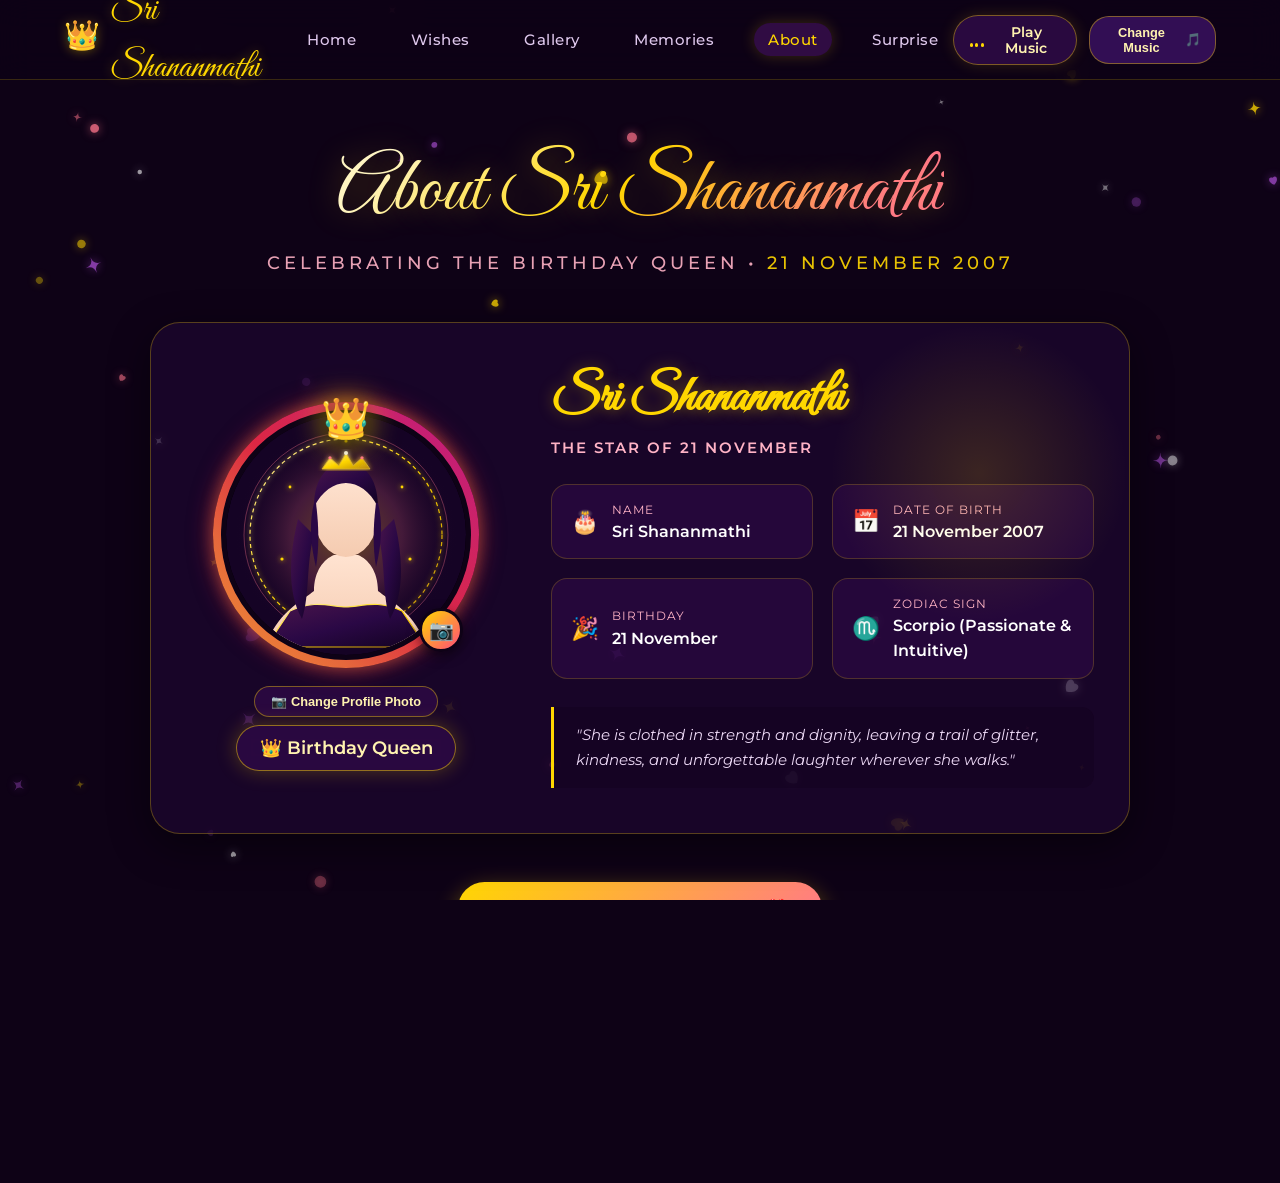
<file: about.html>
<!DOCTYPE html>
<html lang="en">
<head>
  <meta charset="UTF-8">
  <meta name="viewport" content="width=device-width, initial-scale=1.0">
  <title>About Sri Shananmathi ✨ Royal Birthday Profile</title>
  <link rel="icon" href="images/cake.svg" type="image/svg+xml">
  <link rel="stylesheet" href="style.css">
</head>
<body class="standalone">

  <div class="ambient-background"></div>
  <canvas id="particle-canvas"></canvas>
  <canvas id="confetti-canvas"></canvas>

  <header class="navbar" role="banner">
    <a href="index.html#about" class="nav-brand">
      <span class="tiara-icon">👑</span>
      <span>Sri Shananmathi</span>
    </a>

    <ul class="nav-menu" id="nav-menu">
      <li><a href="home.html" class="nav-link">Home</a></li>
      <li><a href="wishes.html" class="nav-link">Wishes</a></li>
      <li><a href="gallery.html" class="nav-link">Gallery</a></li>
      <li><a href="memories.html" class="nav-link">Memories</a></li>
      <li><a href="about.html" class="nav-link active">About</a></li>
      <li><a href="surprise.html" class="nav-link">Surprise</a></li>
    </ul>

    <div class="nav-actions">
      <button class="music-btn" id="music-toggle-btn">
        <div class="music-equalizer">
          <span></span><span></span><span></span>
        </div>
        <span class="music-label">Play Music</span>
      </button>

      <button class="music-change-btn" id="music-change-btn" title="Change song or upload your own audio">
        <span>Change Music</span>
        <span>🎵</span>
      </button>

      <button class="menu-toggle" id="menu-toggle">☰</button>
    </div>
  </header>

  <main class="standalone-container">
    <section class="page-section active" style="display:flex;">
      <h1 class="cursive-title">About Sri Shananmathi</h1>
      <p class="section-subtitle">Celebrating the birthday queen • <span>21 November 2007</span></p>

      <div class="about-wrapper">
        <div class="profile-card">
          <!-- Profile Avatar Column with Instagram-Style Story Ring -->
          <div class="profile-avatar-col">
            <div class="profile-avatar-wrapper" id="profile-avatar-trigger" title="Click to customize profile photo (like Instagram)">
              <!-- Vibrant Instagram Story Gradient Ring -->
              <div class="instagram-story-ring"></div>
              
              <!-- Crown on Top of Avatar -->
              <div class="avatar-crown-badge">👑</div>

              <!-- Profile Avatar Picture Frame -->
              <div class="profile-avatar-frame">
                <img src="images/profile-avatar.svg" alt="Sri Shananmathi Profile Portrait" id="profile-avatar-img">
                <div class="avatar-hover-overlay">
                  <span>📷 Change Photo</span>
                </div>
              </div>

              <!-- Instagram Style Edit/Camera Badge -->
              <div class="avatar-edit-badge" title="Upload new profile photo">
                <span>📷</span>
              </div>

              <!-- Hidden File Input for Profile Photo -->
              <input type="file" id="profile-photo-input" accept="image/*" style="display:none;">
            </div>

            <!-- Profile Photo Actions -->
            <div class="profile-photo-actions">
              <button class="avatar-action-btn" id="upload-profile-photo-btn">
                <span>📷 Change Profile Photo</span>
              </button>
              <button class="avatar-action-btn secondary" id="reset-profile-photo-btn" style="display:none;">
                <span>↺ Reset</span>
              </button>
            </div>

            <div class="dob-badge" style="margin-bottom: 0;">
              <span>👑 Birthday Queen</span>
            </div>
          </div>

          <!-- Profile Details Column -->
          <div class="profile-details-col">
            <h2 class="profile-name">Sri Shananmathi</h2>
            <div class="profile-title-tag">The Star of 21 November</div>

            <div class="profile-info-grid">
              <div class="info-item">
                <span class="info-item-icon">🎂</span>
                <div class="info-item-text">
                  <span class="info-item-label">Name</span>
                  <span class="info-item-val">Sri Shananmathi</span>
                </div>
              </div>

              <div class="info-item">
                <span class="info-item-icon">📅</span>
                <div class="info-item-text">
                  <span class="info-item-label">Date of Birth</span>
                  <span class="info-item-val">21 November 2007</span>
                </div>
              </div>

              <div class="info-item">
                <span class="info-item-icon">🎉</span>
                <div class="info-item-text">
                  <span class="info-item-label">Birthday</span>
                  <span class="info-item-val">21 November</span>
                </div>
              </div>

              <div class="info-item">
                <span class="info-item-icon">♏</span>
                <div class="info-item-text">
                  <span class="info-item-label">Zodiac Sign</span>
                  <span class="info-item-val">Scorpio (Passionate & Intuitive)</span>
                </div>
              </div>
            </div>

            <div class="profile-quote-box">
              "She is clothed in strength and dignity, leaving a trail of glitter, kindness, 
              and unforgettable laughter wherever she walks."
            </div>
          </div>
        </div>
      </div>

      <div class="cta-btn-group" style="margin-top: 3rem;">
        <a href="surprise.html" class="cta-btn gold">
          <span>Next: Unwrap Birthday Surprise</span>
          <span>🎁</span>
        </a>
      </div>
    </section>

    <footer class="standalone-footer">
      <p>Celebrating Sri Shananmathi • Born 21 November 2007 • <a href="index.html">View Presentation Mode</a></p>
    </footer>
  </main>

  <!-- Music Studio Modal -->
  <div class="music-studio-modal" id="music-studio-modal">
    <div class="music-studio-card">
      <button class="proclamation-close-btn" id="music-studio-close">✕</button>
      <h3>🎵 Birthday Music Studio</h3>
      <p class="subtitle" id="current-song-label">Choose your favorite melody or upload any song of your choice!</p>

      <input type="file" id="custom-audio-file-input" accept="audio/*" style="display:none;">
      <div class="music-uploader-zone" id="audio-upload-dropzone">
        <div class="upload-icon">🎧 ➕</div>
        <span class="title">Upload Your Own Song</span>
        <span class="desc">Supports MP3, WAV, M4A, OGG, AAC & all audio formats</span>
      </div>

      <div class="track-presets-list">
        <div class="track-preset-item active" data-preset="chimes">
          <div class="track-name">
            <span>🎶</span>
            <span>Crystal Birthday Music Box</span>
          </div>
          <span class="track-badge">Chimes</span>
        </div>
        <div class="track-preset-item" data-preset="piano">
          <div class="track-name">
            <span>🎹</span>
            <span>Sweet Piano Birthday Serenade</span>
          </div>
          <span class="track-badge">Piano</span>
        </div>
        <div class="track-preset-item" data-preset="harp">
          <div class="track-name">
            <span>✨</span>
            <span>Enchanted Celestial Harp</span>
          </div>
          <span class="track-badge">Harp</span>
        </div>
        <div class="track-preset-item" data-preset="lullaby">
          <div class="track-name">
            <span>🌙</span>
            <span>Gentle Lullaby Box</span>
          </div>
          <span class="track-badge">Soft</span>
        </div>
      </div>

      <div class="volume-control-box">
        <label for="music-volume-slider">
          <span>🔊</span>
          <span>Volume</span>
        </label>
        <input type="range" id="music-volume-slider" class="volume-slider" min="0" max="1" step="0.05" value="0.8">
      </div>
    </div>
  </div>

  <script src="script.js"></script>
</body>
</html>
</file>
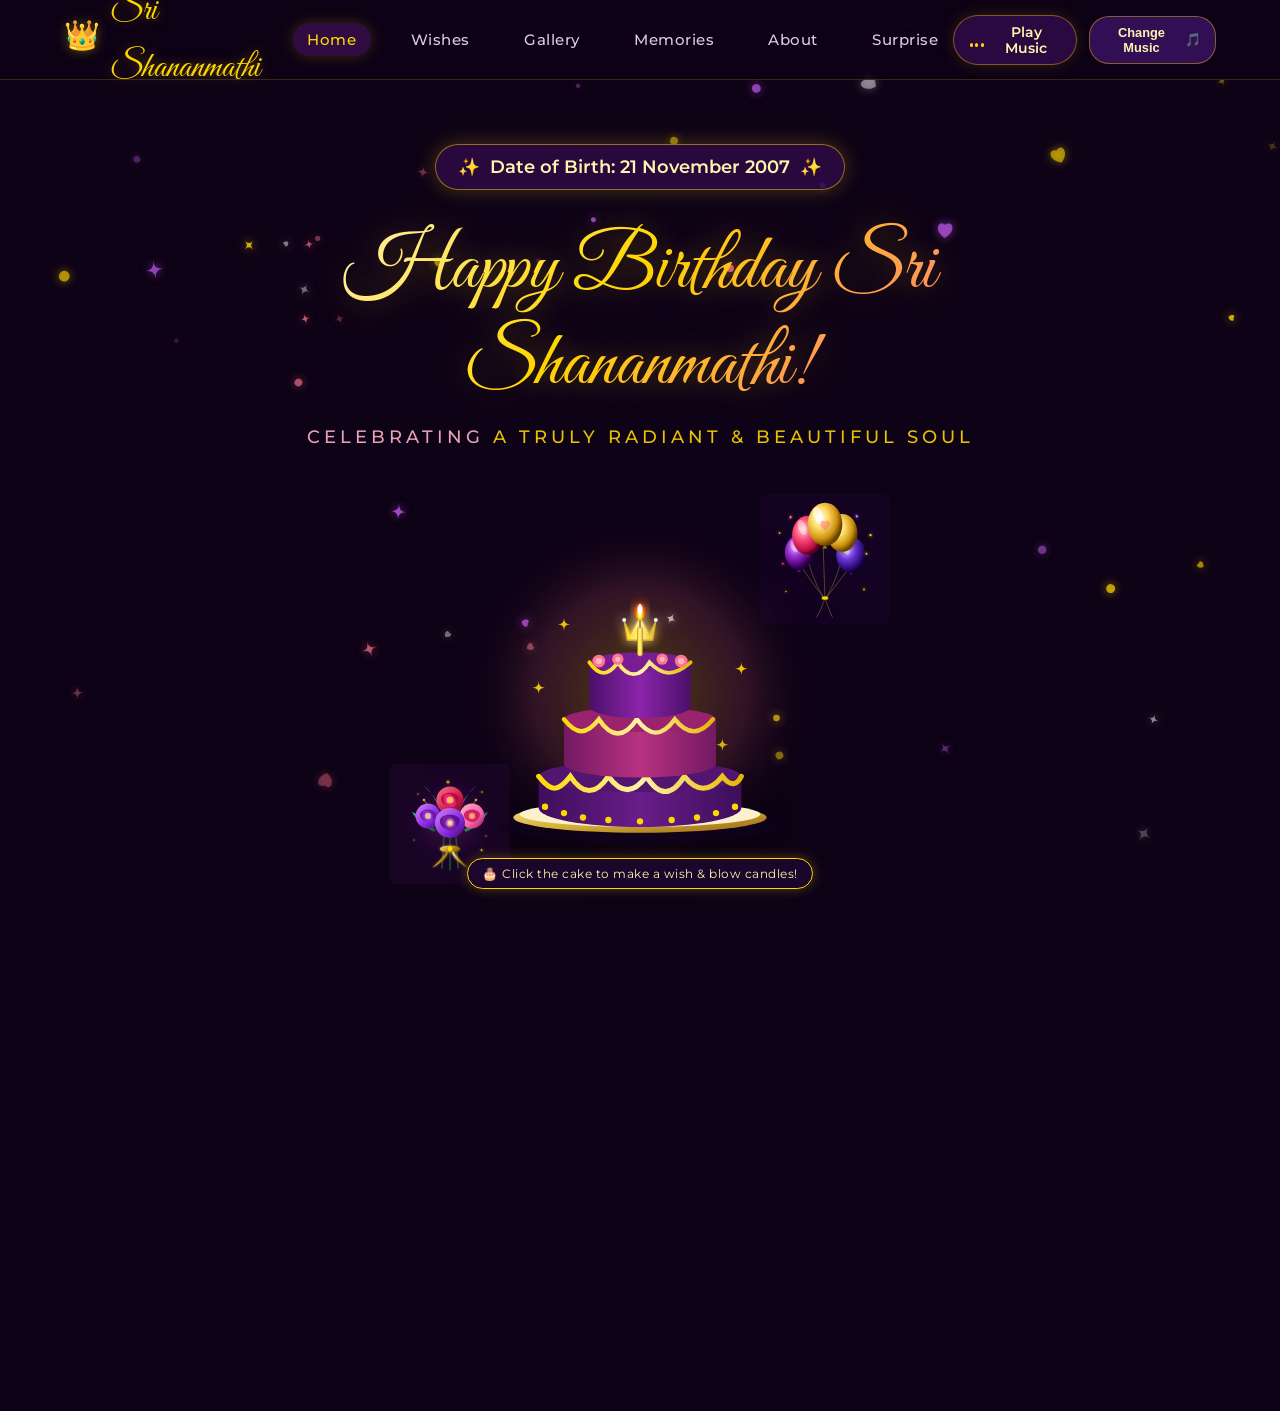
<file: home.html>
<!DOCTYPE html>
<html lang="en">
<head>
  <meta charset="UTF-8">
  <meta name="viewport" content="width=device-width, initial-scale=1.0">
  <title>Home - Happy Birthday Sri Shananmathi! ✨</title>
  <link rel="icon" href="images/cake.svg" type="image/svg+xml">
  <link rel="stylesheet" href="style.css">
</head>
<body class="standalone">

  <div class="ambient-background"></div>
  <canvas id="particle-canvas"></canvas>
  <canvas id="confetti-canvas"></canvas>

  <header class="navbar" role="banner">
    <a href="index.html#home" class="nav-brand">
      <span class="tiara-icon">👑</span>
      <span>Sri Shananmathi</span>
    </a>

    <ul class="nav-menu" id="nav-menu">
      <li><a href="home.html" class="nav-link active">Home</a></li>
      <li><a href="wishes.html" class="nav-link">Wishes</a></li>
      <li><a href="gallery.html" class="nav-link">Gallery</a></li>
      <li><a href="memories.html" class="nav-link">Memories</a></li>
      <li><a href="about.html" class="nav-link">About</a></li>
      <li><a href="surprise.html" class="nav-link">Surprise</a></li>
    </ul>

    <div class="nav-actions">
      <button class="music-btn" id="music-toggle-btn">
        <div class="music-equalizer">
          <span></span><span></span><span></span>
        </div>
        <span class="music-label">Play Music</span>
      </button>

      <button class="music-change-btn" id="music-change-btn" title="Change song or upload your own audio">
        <span>Change Music</span>
        <span>🎵</span>
      </button>

      <button class="menu-toggle" id="menu-toggle">☰</button>
    </div>
  </header>

  <main class="standalone-container">
    <section class="page-section active" style="display:flex;">
      <div class="home-content">
        <div class="dob-badge">
          <span>✨</span>
          <span>Date of Birth: 21 November 2007</span>
          <span>✨</span>
        </div>

        <h1 class="cursive-title hero-birthday-title">
          Happy Birthday Sri Shananmathi!
        </h1>

        <p class="section-subtitle">
          Celebrating <span>A Truly Radiant & Beautiful Soul</span>
        </p>

        <div class="hero-visual-wrapper">
          <img src="images/balloons.svg" alt="Dreamy Balloons" class="floating-home-balloons">
          <img src="images/flowers.svg" alt="Opulent Rose Bouquet" class="floating-home-flowers">
          <img src="images/cake.svg" alt="Sri Shananmathi's Birthday Cake with Candles" class="hero-cake-img" id="hero-cake-interactive">
          <div class="cake-click-hint" id="cake-hint-text">
            🎂 Click the cake to make a wish & blow candles!
          </div>
        </div>

        <div class="welcome-message-box">
          <p>
            Welcome to a magical realm curated especially to celebrate <strong>YOU</strong>, Sri Shananmathi! 
            May your special day sparkle with boundless laughter, infinite joy, and every dream your beautiful 
            heart cherishes. Click the buttons below or navigate at your own pace!
          </p>
        </div>

        <div class="cta-btn-group">
          <a href="wishes.html" class="cta-btn gold">
            <span>Next: Read Wishes</span>
            <span>▶</span>
          </a>
          <a href="index.html" class="cta-btn secondary">
            <span>View Full Presentation</span>
            <span>🎬</span>
          </a>
        </div>
      </div>
    </section>

    <footer class="standalone-footer">
      <p>Celebrating Sri Shananmathi • Born 21 November 2007 • <a href="index.html">View Presentation Mode</a></p>
    </footer>
  </main>

  <!-- Music Studio Modal -->
  <div class="music-studio-modal" id="music-studio-modal">
    <div class="music-studio-card">
      <button class="proclamation-close-btn" id="music-studio-close">✕</button>
      <h3>🎵 Birthday Music Studio</h3>
      <p class="subtitle" id="current-song-label">Choose your favorite melody or upload any song of your choice!</p>

      <input type="file" id="custom-audio-file-input" accept="audio/*" style="display:none;">
      <div class="music-uploader-zone" id="audio-upload-dropzone">
        <div class="upload-icon">🎧 ➕</div>
        <span class="title">Upload Your Own Song</span>
        <span class="desc">Supports MP3, WAV, M4A, OGG, AAC & all audio formats</span>
      </div>

      <div class="track-presets-list">
        <div class="track-preset-item active" data-preset="chimes">
          <div class="track-name">
            <span>🎶</span>
            <span>Crystal Birthday Music Box</span>
          </div>
          <span class="track-badge">Chimes</span>
        </div>
        <div class="track-preset-item" data-preset="piano">
          <div class="track-name">
            <span>🎹</span>
            <span>Sweet Piano Birthday Serenade</span>
          </div>
          <span class="track-badge">Piano</span>
        </div>
        <div class="track-preset-item" data-preset="harp">
          <div class="track-name">
            <span>✨</span>
            <span>Enchanted Celestial Harp</span>
          </div>
          <span class="track-badge">Harp</span>
        </div>
        <div class="track-preset-item" data-preset="lullaby">
          <div class="track-name">
            <span>🌙</span>
            <span>Gentle Lullaby Box</span>
          </div>
          <span class="track-badge">Soft</span>
        </div>
      </div>

      <div class="volume-control-box">
        <label for="music-volume-slider">
          <span>🔊</span>
          <span>Volume</span>
        </label>
        <input type="range" id="music-volume-slider" class="volume-slider" min="0" max="1" step="0.05" value="0.8">
      </div>
    </div>
  </div>

  <script src="script.js"></script>
</body>
</html>
</file>
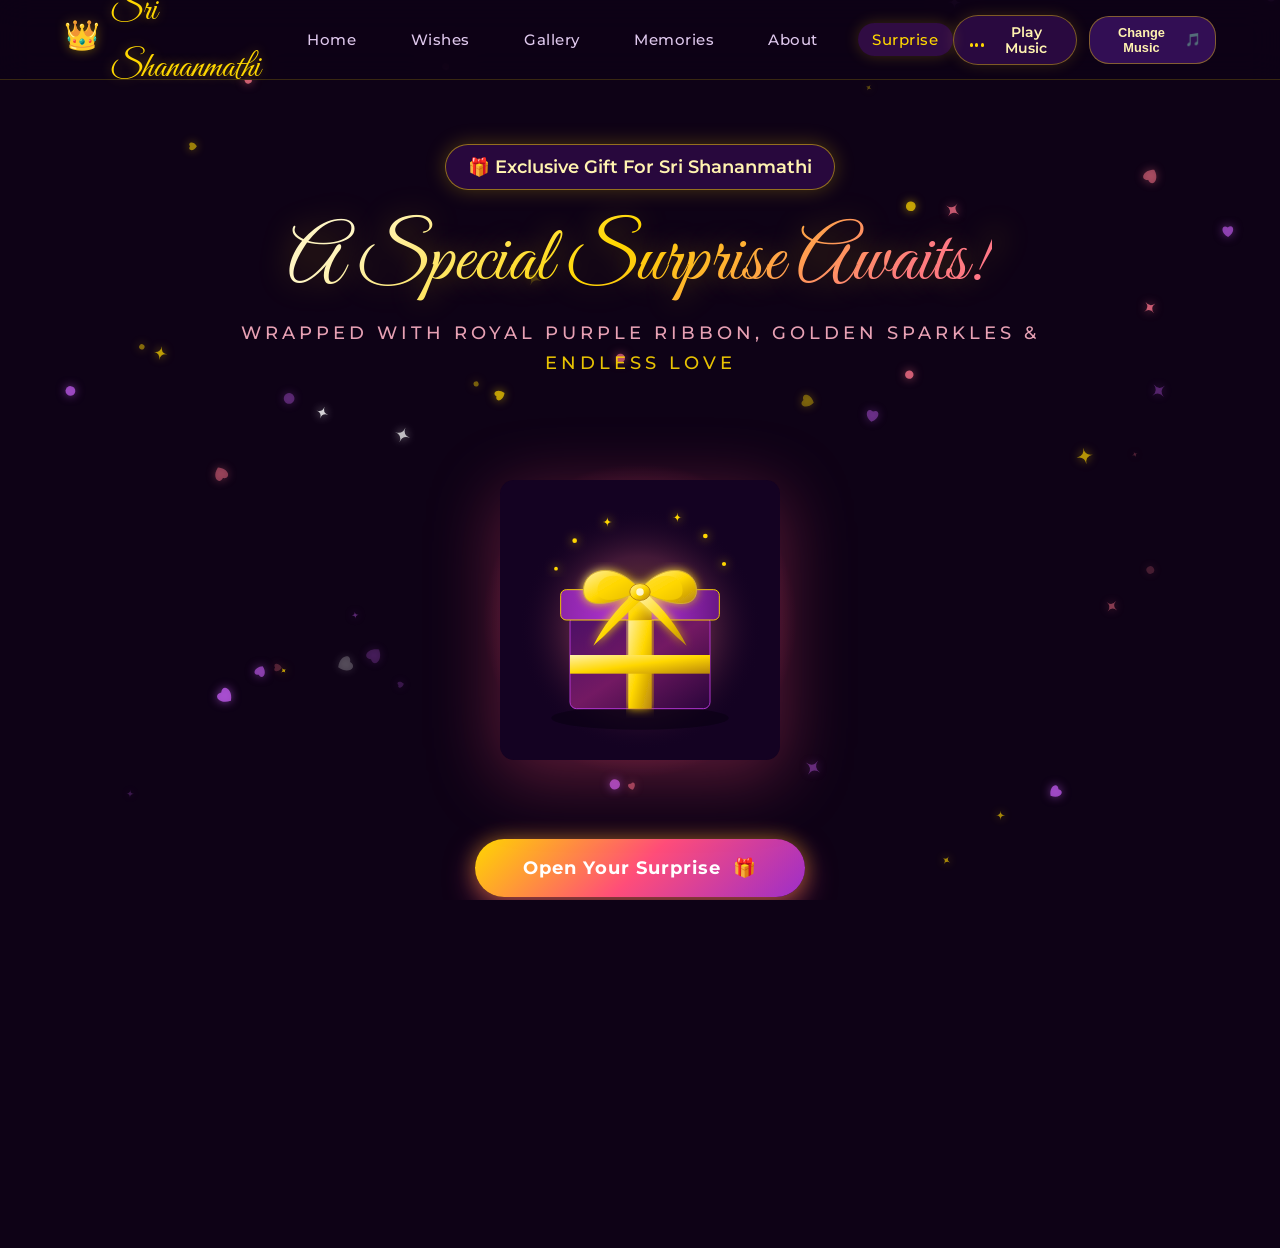
<file: surprise.html>
<!DOCTYPE html>
<html lang="en">
<head>
  <meta charset="UTF-8">
  <meta name="viewport" content="width=device-width, initial-scale=1.0">
  <title>Special Surprise - Sri Shananmathi ✨</title>
  <link rel="icon" href="images/cake.svg" type="image/svg+xml">
  <link rel="stylesheet" href="style.css">
</head>
<body class="standalone">

  <div class="ambient-background"></div>
  <canvas id="particle-canvas"></canvas>
  <canvas id="confetti-canvas"></canvas>

  <header class="navbar" role="banner">
    <a href="index.html#surprise" class="nav-brand">
      <span class="tiara-icon">👑</span>
      <span>Sri Shananmathi</span>
    </a>

    <ul class="nav-menu" id="nav-menu">
      <li><a href="home.html" class="nav-link">Home</a></li>
      <li><a href="wishes.html" class="nav-link">Wishes</a></li>
      <li><a href="gallery.html" class="nav-link">Gallery</a></li>
      <li><a href="memories.html" class="nav-link">Memories</a></li>
      <li><a href="about.html" class="nav-link">About</a></li>
      <li><a href="surprise.html" class="nav-link active">Surprise</a></li>
    </ul>

    <div class="nav-actions">
      <button class="music-btn" id="music-toggle-btn">
        <div class="music-equalizer">
          <span></span><span></span><span></span>
        </div>
        <span class="music-label">Play Music</span>
      </button>

      <button class="music-change-btn" id="music-change-btn" title="Change song or upload your own audio">
        <span>Change Music</span>
        <span>🎵</span>
      </button>

      <button class="menu-toggle" id="menu-toggle">☰</button>
    </div>
  </header>

  <main class="standalone-container">
    <section class="page-section active" style="display:flex;">
      <div class="surprise-content">
        <div class="dob-badge">
          <span>🎁 Exclusive Gift For Sri Shananmathi</span>
        </div>

        <h1 class="cursive-title">A Special Surprise Awaits!</h1>
        <p class="section-subtitle">Wrapped with royal purple ribbon, golden sparkles & <span>endless love</span></p>

        <div class="gift-stage-wrapper">
          <div class="surprise-glow-circle"></div>
          <div class="interactive-gift-box" id="interactive-gift-box" title="Click to unlock your birthday surprise!">
            <img src="images/giftbox.svg" alt="Animated Birthday Gift Box" class="gift-svg-img">
          </div>
        </div>

        <button class="open-surprise-btn" id="open-surprise-btn">
          <span>Open Your Surprise</span>
          <span>🎁</span>
        </button>

        <div class="cta-btn-group" style="margin-top: 3rem;">
          <a href="home.html" class="cta-btn secondary">
            <span>Return to Home</span>
            <span>↺</span>
          </a>
          <a href="index.html" class="cta-btn gold">
            <span>Open Main Presentation</span>
            <span>🎬</span>
          </a>
        </div>
      </div>
    </section>

    <footer class="standalone-footer">
      <p>Celebrating Sri Shananmathi • Born 21 November 2007 • <a href="index.html">View Presentation Mode</a></p>
    </footer>
  </main>

  <!-- Special Surprise Reveal Modal (User Customizable Letter) -->
  <div class="surprise-card-reveal" id="surprise-card-reveal">
    <div class="royal-proclamation-card">
      <button class="proclamation-close-btn" id="proclamation-close-btn">✕</button>
      <div class="royal-crown-icon">👑</div>
      
      <!-- Letter Customization Toolbar -->
      <div class="letter-toolbar">
        <button class="letter-tool-btn edit" id="edit-letter-btn">
          <span>✏️ Customize Letter</span>
        </button>
        <button class="letter-tool-btn save" id="save-letter-btn" style="display:none;">
          <span>💾 Save Letter</span>
        </button>
        <button class="letter-tool-btn reset" id="reset-letter-btn" style="display:none;">
          <span>↺ Reset Original</span>
        </button>
      </div>

      <!-- Editing Hint -->
      <div class="letter-editing-hint" id="letter-editing-hint" style="display:none;">
        ✍️ You can click and type anywhere to edit the letter text! Click "Save Letter" when done.
      </div>

      <h2 class="proclamation-title" id="proclamation-greeting">Dearest Sri Shananmathi,</h2>
      <div class="proclamation-date" id="proclamation-subtitle">A Special Message • 21 November 2007</div>

      <div class="proclamation-message" id="proclamation-body">
        <p>
          On the extraordinary day of <strong>21 November 2007</strong>, a truly remarkable, 
          compassionate, and sparkling soul was gifted to this world.
        </p>
        <br>
        <p>
          You bring warmth into every space you enter, your laughter is contagious, and your kindness 
          leaves an indelible imprint on everyone blessed to know you. May this year shower you with 
          unshakable happiness, remarkable achievements, radiant health, and friendships as true and pure 
          as gold.
        </p>
        <br>
        <p>
          Always remember: You are capable of moving mountains, you are deeply cherished, and you deserve 
          every beautiful blessing the universe has in store!
        </p>
      </div>

      <div class="proclamation-signoff" id="proclamation-signoff">
        Happy Birthday, Sri Shananmathi! 🎂✨💖
      </div>

      <div style="margin-top: 1.8rem;">
        <button class="celebrate-again-btn" id="celebrate-again-btn">
          <span>Shower More Confetti! 🎊</span>
        </button>
      </div>
    </div>
  </div>

  <!-- Music Studio Modal -->
  <div class="music-studio-modal" id="music-studio-modal">
    <div class="music-studio-card">
      <button class="proclamation-close-btn" id="music-studio-close">✕</button>
      <h3>🎵 Birthday Music Studio</h3>
      <p class="subtitle" id="current-song-label">Choose your favorite melody or upload any song of your choice!</p>

      <input type="file" id="custom-audio-file-input" accept="audio/*" style="display:none;">
      <div class="music-uploader-zone" id="audio-upload-dropzone">
        <div class="upload-icon">🎧 ➕</div>
        <span class="title">Upload Your Own Song</span>
        <span class="desc">Supports MP3, WAV, M4A, OGG, AAC & all audio formats</span>
      </div>

      <div class="track-presets-list">
        <div class="track-preset-item active" data-preset="chimes">
          <div class="track-name">
            <span>🎶</span>
            <span>Crystal Birthday Music Box</span>
          </div>
          <span class="track-badge">Chimes</span>
        </div>
        <div class="track-preset-item" data-preset="piano">
          <div class="track-name">
            <span>🎹</span>
            <span>Sweet Piano Birthday Serenade</span>
          </div>
          <span class="track-badge">Piano</span>
        </div>
        <div class="track-preset-item" data-preset="harp">
          <div class="track-name">
            <span>✨</span>
            <span>Enchanted Celestial Harp</span>
          </div>
          <span class="track-badge">Harp</span>
        </div>
        <div class="track-preset-item" data-preset="lullaby">
          <div class="track-name">
            <span>🌙</span>
            <span>Gentle Lullaby Box</span>
          </div>
          <span class="track-badge">Soft</span>
        </div>
      </div>

      <div class="volume-control-box">
        <label for="music-volume-slider">
          <span>🔊</span>
          <span>Volume</span>
        </label>
        <input type="range" id="music-volume-slider" class="volume-slider" min="0" max="1" step="0.05" value="0.8">
      </div>
    </div>
  </div>

  <script src="script.js"></script>
</body>
</html>
</file>
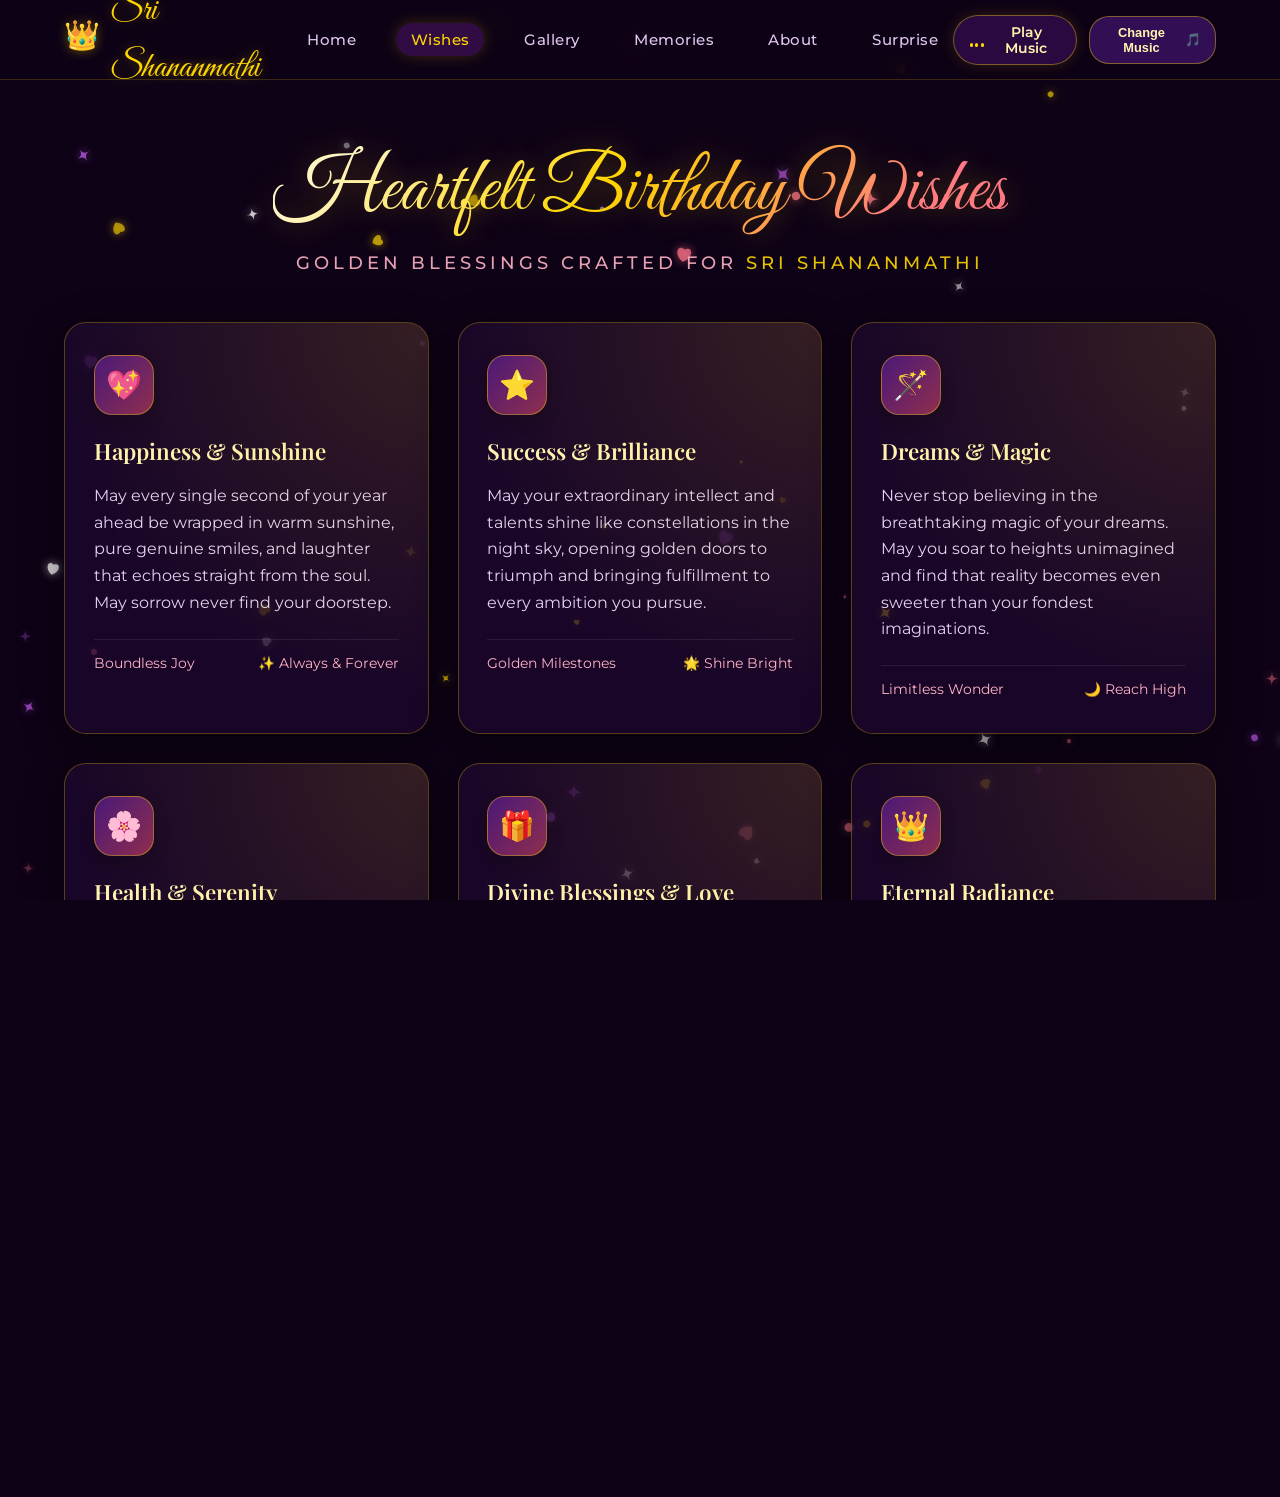
<file: wishes.html>
<!DOCTYPE html>
<html lang="en">
<head>
  <meta charset="UTF-8">
  <meta name="viewport" content="width=device-width, initial-scale=1.0">
  <title>Birthday Wishes - Sri Shananmathi ✨</title>
  <link rel="icon" href="images/cake.svg" type="image/svg+xml">
  <link rel="stylesheet" href="style.css">
</head>
<body class="standalone">

  <div class="ambient-background"></div>
  <canvas id="particle-canvas"></canvas>
  <canvas id="confetti-canvas"></canvas>

  <header class="navbar" role="banner">
    <a href="index.html#wishes" class="nav-brand">
      <span class="tiara-icon">👑</span>
      <span>Sri Shananmathi</span>
    </a>

    <ul class="nav-menu" id="nav-menu">
      <li><a href="home.html" class="nav-link">Home</a></li>
      <li><a href="wishes.html" class="nav-link active">Wishes</a></li>
      <li><a href="gallery.html" class="nav-link">Gallery</a></li>
      <li><a href="memories.html" class="nav-link">Memories</a></li>
      <li><a href="about.html" class="nav-link">About</a></li>
      <li><a href="surprise.html" class="nav-link">Surprise</a></li>
    </ul>

    <div class="nav-actions">
      <button class="music-btn" id="music-toggle-btn">
        <div class="music-equalizer">
          <span></span><span></span><span></span>
        </div>
        <span class="music-label">Play Music</span>
      </button>

      <button class="music-change-btn" id="music-change-btn" title="Change song or upload your own audio">
        <span>Change Music</span>
        <span>🎵</span>
      </button>

      <button class="menu-toggle" id="menu-toggle">☰</button>
    </div>
  </header>

  <main class="standalone-container">
    <section class="page-section active" style="display:flex;">
      <h1 class="cursive-title">Heartfelt Birthday Wishes</h1>
      <p class="section-subtitle">Golden blessings crafted for <span>Sri Shananmathi</span></p>

      <div class="wishes-grid">
        <article class="wish-card">
          <div class="wish-icon-box">💖</div>
          <h3>Happiness & Sunshine</h3>
          <p>
            May every single second of your year ahead be wrapped in warm sunshine, pure genuine smiles, 
            and laughter that echoes straight from the soul. May sorrow never find your doorstep.
          </p>
          <div class="wish-card-footer">
            <span>Boundless Joy</span>
            <span>✨ Always & Forever</span>
          </div>
        </article>

        <article class="wish-card">
          <div class="wish-icon-box">⭐</div>
          <h3>Success & Brilliance</h3>
          <p>
            May your extraordinary intellect and talents shine like constellations in the night sky, 
            opening golden doors to triumph and bringing fulfillment to every ambition you pursue.
          </p>
          <div class="wish-card-footer">
            <span>Golden Milestones</span>
            <span>🌟 Shine Bright</span>
          </div>
        </article>

        <article class="wish-card">
          <div class="wish-icon-box">🪄</div>
          <h3>Dreams & Magic</h3>
          <p>
            Never stop believing in the breathtaking magic of your dreams. May you soar to heights unimagined 
            and find that reality becomes even sweeter than your fondest imaginations.
          </p>
          <div class="wish-card-footer">
            <span>Limitless Wonder</span>
            <span>🌙 Reach High</span>
          </div>
        </article>

        <article class="wish-card">
          <div class="wish-icon-box">🌸</div>
          <h3>Health & Serenity</h3>
          <p>
            Wishing you vibrant health, glowing vitality, inner tranquility, and serene peace in mind, body, 
            and spirit through every season of your life.
          </p>
          <div class="wish-card-footer">
            <span>Inner Harmony</span>
            <span>🌺 Blooming Grace</span>
          </div>
        </article>

        <article class="wish-card">
          <div class="wish-icon-box">🎁</div>
          <h3>Divine Blessings & Love</h3>
          <p>
            May divine grace, protection, warm companionship, and unconditional affection accompany you on 
            every step of your journey. You are deeply cherished by all who know you.
          </p>
          <div class="wish-card-footer">
            <span>Heartfelt Love</span>
            <span>🕊️ Sacred Blessings</span>
          </div>
        </article>

        <article class="wish-card">
          <div class="wish-icon-box">👑</div>
          <h3>Eternal Radiance</h3>
          <p>
            Continue to be the kind, compassionate, radiant, and inspiring young woman you are today. The world 
            is undeniably a brighter, more wonderful place with you in it!
          </p>
          <div class="wish-card-footer">
            <span>True Royalty</span>
            <span>💎 Queen of Hearts</span>
          </div>
        </article>
      </div>

      <div class="cta-btn-group" style="margin-top: 3rem;">
        <a href="gallery.html" class="cta-btn gold">
          <span>Next: Explore Photo Gallery</span>
          <span>▶</span>
        </a>
      </div>
    </section>

    <footer class="standalone-footer">
      <p>Celebrating Sri Shananmathi • Born 21 November 2007 • <a href="index.html">View Presentation Mode</a></p>
    </footer>
  </main>

  <!-- Music Studio Modal -->
  <div class="music-studio-modal" id="music-studio-modal">
    <div class="music-studio-card">
      <button class="proclamation-close-btn" id="music-studio-close">✕</button>
      <h3>🎵 Birthday Music Studio</h3>
      <p class="subtitle" id="current-song-label">Choose your favorite melody or upload any song of your choice!</p>

      <input type="file" id="custom-audio-file-input" accept="audio/*" style="display:none;">
      <div class="music-uploader-zone" id="audio-upload-dropzone">
        <div class="upload-icon">🎧 ➕</div>
        <span class="title">Upload Your Own Song</span>
        <span class="desc">Supports MP3, WAV, M4A, OGG, AAC & all audio formats</span>
      </div>

      <div class="track-presets-list">
        <div class="track-preset-item active" data-preset="chimes">
          <div class="track-name">
            <span>🎶</span>
            <span>Crystal Birthday Music Box</span>
          </div>
          <span class="track-badge">Chimes</span>
        </div>
        <div class="track-preset-item" data-preset="piano">
          <div class="track-name">
            <span>🎹</span>
            <span>Sweet Piano Birthday Serenade</span>
          </div>
          <span class="track-badge">Piano</span>
        </div>
        <div class="track-preset-item" data-preset="harp">
          <div class="track-name">
            <span>✨</span>
            <span>Enchanted Celestial Harp</span>
          </div>
          <span class="track-badge">Harp</span>
        </div>
        <div class="track-preset-item" data-preset="lullaby">
          <div class="track-name">
            <span>🌙</span>
            <span>Gentle Lullaby Box</span>
          </div>
          <span class="track-badge">Soft</span>
        </div>
      </div>

      <div class="volume-control-box">
        <label for="music-volume-slider">
          <span>🔊</span>
          <span>Volume</span>
        </label>
        <input type="range" id="music-volume-slider" class="volume-slider" min="0" max="1" step="0.05" value="0.8">
      </div>
    </div>
  </div>

  <script src="script.js"></script>
</body>
</html>
</file>
<file: style.css>
/* ===================================================================
   SRI SHANANMATHI'S BIRTHDAY CELEBRATION WEBSITE
   Theme: Luxurious Dark Purple, Pink, Violet, and Shimmering Gold
   =================================================================== */

/* ---------- Google Fonts Import & Variables ---------- */
@import url('https://fonts.googleapis.com/css2?family=Dancing+Script:wght@600;700&family=Great+Vibes&family=Montserrat:ital,wght@0,300;0,400;0,500;0,600;0,700;1,400&family=Playfair+Display:ital,wght@0,500;0,600;0,700;1,400&display=swap');

:root {
  /* Colors */
  --bg-dark-1: #0e0216;
  --bg-dark-2: #1b042b;
  --bg-dark-3: #2d0a45;
  --violet-deep: #4d0b6d;
  --violet-bright: #9d2ec9;
  --violet-glow: #bd59ea;
  --pink-light: #ffb3c6;
  --pink-primary: #ff4d79;
  --pink-deep: #c2185b;
  --gold-light: #fff3b0;
  --gold-primary: #ffd700;
  --gold-dark: #b8860b;
  --gold-metallic: linear-gradient(135deg, #fff2ad 0%, #ffd700 50%, #b8860b 100%);
  --rose-gold-grad: linear-gradient(135deg, #ffd1dc 0%, #ff758c 50%, #c850c0 100%);
  --violet-pink-grad: linear-gradient(135deg, #7928ca 0%, #ff0080 100%);

  /* Glassmorphism & UI */
  --card-bg: rgba(30, 8, 48, 0.72);
  --card-bg-hover: rgba(45, 12, 72, 0.85);
  --card-border: rgba(255, 215, 0, 0.28);
  --card-border-hover: rgba(255, 117, 140, 0.65);
  --glass-shadow: 0 12px 40px 0 rgba(0, 0, 0, 0.45);
  --gold-glow: 0 0 25px rgba(255, 215, 0, 0.45);
  --pink-glow: 0 0 25px rgba(255, 77, 121, 0.5);

  /* Typography */
  --font-cursive: 'Great Vibes', cursive, 'Dancing Script';
  --font-heading: 'Playfair Display', serif;
  --font-body: 'Montserrat', sans-serif;

  /* Layout */
  --header-height: 80px;
  --control-bar-height: 75px;
  --transition-speed: 0.6s;
}

/* ---------- Reset & Base Styles ---------- */
*, *::before, *::after {
  box-sizing: border-box;
  margin: 0;
  padding: 0;
}

html, body {
  width: 100%;
  height: 100%;
  overflow-x: hidden;
  background-color: var(--bg-dark-1);
  color: #f7edff;
  font-family: var(--font-body);
  line-height: 1.6;
  -webkit-font-smoothing: antialiased;
}

html {
  scroll-behavior: smooth;
}

/* Background Canvas & Ambient Lighting */
#particle-canvas {
  position: fixed;
  top: 0;
  left: 0;
  width: 100%;
  height: 100%;
  z-index: 0;
  pointer-events: none;
}

.ambient-background {
  position: fixed;
  top: 0;
  left: 0;
  width: 100vw;
  height: 100vh;
  z-index: -1;
  background: radial-gradient(circle at 20% 20%, rgba(157, 46, 201, 0.25) 0%, transparent 50%),
              radial-gradient(circle at 80% 80%, rgba(255, 77, 121, 0.2) 0%, transparent 50%),
              radial-gradient(circle at 50% 50%, rgba(77, 11, 109, 0.3) 0%, transparent 70%),
              linear-gradient(180deg, var(--bg-dark-1) 0%, var(--bg-dark-2) 50%, var(--bg-dark-1) 100%);
  pointer-events: none;
}

/* ---------- Typography Styles ---------- */
.cursive-title {
  font-family: var(--font-cursive);
  font-size: clamp(2.8rem, 6vw, 4.8rem);
  font-weight: 500;
  background: linear-gradient(135deg, #fff7cc 10%, #ffd700 45%, #ff758c 85%);
  -webkit-background-clip: text;
  -webkit-text-fill-color: transparent;
  text-shadow: 0 0 30px rgba(255, 215, 0, 0.35);
  line-height: 1.25;
  margin-bottom: 0.5rem;
  text-align: center;
}

.section-subtitle {
  font-family: var(--font-body);
  font-size: clamp(0.95rem, 2vw, 1.15rem);
  color: var(--pink-light);
  text-align: center;
  text-transform: uppercase;
  letter-spacing: 4px;
  font-weight: 500;
  margin-bottom: 1.8rem;
  opacity: 0.9;
}

.section-subtitle span {
  color: var(--gold-primary);
}

.dob-badge {
  display: inline-flex;
  align-items: center;
  gap: 0.6rem;
  background: rgba(45, 10, 69, 0.85);
  border: 1px solid rgba(255, 215, 0, 0.5);
  padding: 0.5rem 1.4rem;
  border-radius: 50px;
  font-size: clamp(0.9rem, 2vw, 1.1rem);
  font-weight: 600;
  color: var(--gold-light);
  box-shadow: 0 0 20px rgba(255, 215, 0, 0.25);
  margin-bottom: 1.5rem;
  backdrop-filter: blur(8px);
}

/* ---------- Navigation Bar ---------- */
.navbar {
  position: fixed;
  top: 0;
  left: 0;
  width: 100%;
  height: var(--header-height);
  background: rgba(14, 2, 22, 0.85);
  backdrop-filter: blur(16px);
  border-bottom: 1px solid rgba(255, 215, 0, 0.18);
  display: flex;
  align-items: center;
  justify-content: space-between;
  padding: 0 5%;
  z-index: 1000;
  transition: all 0.3s ease;
}

.nav-brand {
  display: flex;
  align-items: center;
  gap: 0.6rem;
  text-decoration: none;
  font-family: var(--font-cursive);
  font-size: 2.2rem;
  color: var(--gold-primary);
  text-shadow: 0 0 12px rgba(255, 215, 0, 0.4);
}

.nav-brand .tiara-icon {
  font-size: 1.8rem;
  animation: floatSmall 3s ease-in-out infinite;
}

.nav-menu {
  display: flex;
  list-style: none;
  align-items: center;
  gap: 1.6rem;
}

.nav-link {
  text-decoration: none;
  font-size: 0.95rem;
  font-weight: 500;
  color: #dfc8ed;
  padding: 0.45rem 0.9rem;
  border-radius: 20px;
  transition: all 0.3s ease;
  position: relative;
  letter-spacing: 0.5px;
}

.nav-link:hover, .nav-link.active {
  color: var(--gold-primary);
  background: rgba(157, 46, 201, 0.25);
  box-shadow: 0 0 15px rgba(255, 215, 0, 0.2);
}

.nav-actions {
  display: flex;
  align-items: center;
  gap: 0.8rem;
}

/* Audio Player Toggle Button & Music Options Button */
.music-btn {
  display: flex;
  align-items: center;
  gap: 0.6rem;
  background: rgba(45, 10, 69, 0.9);
  border: 1px solid rgba(255, 215, 0, 0.4);
  color: var(--gold-light);
  padding: 0.5rem 1rem;
  border-radius: 30px;
  cursor: pointer;
  font-family: var(--font-body);
  font-size: 0.85rem;
  font-weight: 600;
  transition: all 0.3s ease;
  box-shadow: 0 0 15px rgba(255, 215, 0, 0.15);
}

.music-btn:hover {
  background: rgba(121, 40, 202, 0.5);
  border-color: var(--gold-primary);
  box-shadow: 0 0 20px rgba(255, 215, 0, 0.35);
  transform: translateY(-2px);
}

.music-equalizer {
  display: inline-flex;
  align-items: flex-end;
  gap: 2.5px;
  height: 14px;
}

.music-equalizer span {
  width: 3px;
  height: 4px;
  background-color: var(--gold-primary);
  border-radius: 2px;
  transition: height 0.2s ease;
}

.music-btn.playing .music-equalizer span:nth-child(1) {
  animation: eqBar 0.9s ease-in-out infinite alternate;
}
.music-btn.playing .music-equalizer span:nth-child(2) {
  animation: eqBar 0.7s ease-in-out 0.2s infinite alternate;
}
.music-btn.playing .music-equalizer span:nth-child(3) {
  animation: eqBar 1s ease-in-out 0.4s infinite alternate;
}

@keyframes eqBar {
  0% { height: 4px; }
  100% { height: 14px; }
}

.music-change-btn {
  background: rgba(121, 40, 202, 0.35);
  border: 1px solid rgba(255, 215, 0, 0.4);
  color: var(--gold-light);
  padding: 0.5rem 0.85rem;
  border-radius: 20px;
  cursor: pointer;
  font-size: 0.8rem;
  font-weight: 600;
  display: inline-flex;
  align-items: center;
  gap: 0.4rem;
  transition: all 0.25s ease;
}

.music-change-btn:hover {
  background: rgba(121, 40, 202, 0.6);
  border-color: var(--gold-primary);
  transform: translateY(-2px);
}

.menu-toggle {
  display: none;
  background: none;
  border: none;
  color: var(--gold-primary);
  font-size: 1.8rem;
  cursor: pointer;
}

/* ---------- Presentation Layout & Fullscreen Slides ---------- */
.presentation-container {
  position: relative;
  width: 100%;
  min-height: 100vh;
  padding-top: var(--header-height);
  padding-bottom: var(--control-bar-height);
  overflow: hidden;
  z-index: 1;
}

.standalone-container {
  width: 100%;
  min-height: calc(100vh - var(--header-height));
  padding-top: calc(var(--header-height) + 1.5rem);
  padding-bottom: 3rem;
  position: relative;
  z-index: 1;
}

.page-section {
  display: none;
  min-height: calc(100vh - var(--header-height) - var(--control-bar-height));
  padding: 2.5rem 5% 4rem;
  opacity: 0;
  transform: translateY(20px) scale(0.98);
  transition: opacity 0.7s cubic-bezier(0.2, 0.8, 0.2, 1), transform 0.7s cubic-bezier(0.2, 0.8, 0.2, 1);
  position: relative;
  z-index: 2;
}

.page-section.active {
  display: flex;
  flex-direction: column;
  align-items: center;
  justify-content: center;
  opacity: 1;
  transform: translateY(0) scale(1);
  animation: slideFadeIn 0.8s ease forwards;
}

body.standalone .page-section {
  display: flex !important;
  opacity: 1 !important;
  transform: none !important;
}

@keyframes slideFadeIn {
  0% {
    opacity: 0;
    transform: translateY(25px) scale(0.97);
  }
  100% {
    opacity: 1;
    transform: translateY(0) scale(1);
  }
}

/* ---------- Manual Navigation Controller Bar (Bottom Dock) ---------- */
.presentation-controller {
  position: fixed;
  bottom: 0;
  left: 0;
  width: 100%;
  height: var(--control-bar-height);
  background: rgba(16, 3, 26, 0.94);
  backdrop-filter: blur(18px);
  border-top: 1px solid rgba(255, 215, 0, 0.25);
  display: flex;
  align-items: center;
  justify-content: space-between;
  padding: 0 5%;
  z-index: 1000;
}

.countdown-progress-track {
  position: absolute;
  top: 0;
  left: 0;
  width: 100%;
  height: 4px;
  background: rgba(255, 255, 255, 0.08);
}

.countdown-progress-bar {
  height: 100%;
  width: 16.66%;
  background: linear-gradient(90deg, var(--violet-bright), var(--pink-primary), var(--gold-primary));
  box-shadow: 0 0 10px rgba(255, 215, 0, 0.6);
  transition: width 0.4s ease;
}

.ctrl-info {
  display: flex;
  align-items: center;
  gap: 1.2rem;
}

.slide-counter {
  font-weight: 700;
  font-size: 1.15rem;
  color: var(--gold-primary);
  letter-spacing: 1px;
}

.slide-title-label {
  font-size: 0.92rem;
  color: var(--pink-light);
  display: flex;
  align-items: center;
  gap: 0.4rem;
}

.ctrl-buttons {
  display: flex;
  align-items: center;
  gap: 0.8rem;
}

.ctrl-btn {
  background: rgba(45, 10, 69, 0.85);
  border: 1px solid rgba(255, 215, 0, 0.35);
  color: var(--gold-light);
  padding: 0.6rem 1.3rem;
  border-radius: 25px;
  cursor: pointer;
  font-family: var(--font-body);
  font-size: 0.92rem;
  font-weight: 600;
  display: inline-flex;
  align-items: center;
  gap: 0.5rem;
  transition: all 0.3s ease;
}

.ctrl-btn:hover {
  background: rgba(121, 40, 202, 0.5);
  border-color: var(--gold-primary);
  color: #fff;
  transform: translateY(-2px);
  box-shadow: 0 0 14px rgba(255, 215, 0, 0.25);
}

.ctrl-btn.primary {
  background: linear-gradient(135deg, #ffd700 0%, #ff4d79 100%);
  border: none;
  color: #1a0224;
  box-shadow: 0 4px 18px rgba(255, 215, 0, 0.45);
  font-weight: 700;
}

.ctrl-btn.primary:hover {
  transform: translateY(-2px) scale(1.03);
  box-shadow: 0 6px 24px rgba(255, 215, 0, 0.65);
}

.autoplay-toggle-btn {
  background: transparent;
  border: 1px dashed rgba(255, 215, 0, 0.4);
  color: var(--pink-light);
  font-size: 0.8rem;
  padding: 0.45rem 0.85rem;
  border-radius: 20px;
  cursor: pointer;
  transition: all 0.25s ease;
}

.autoplay-toggle-btn.active {
  background: rgba(46, 213, 115, 0.2);
  border-color: #2ed573;
  color: #2ed573;
}

/* ===================================================================
   SECTION 1: HOME PAGE
   =================================================================== */
.home-content {
  display: flex;
  flex-direction: column;
  align-items: center;
  text-align: center;
  max-width: 900px;
  margin: 0 auto;
}

.hero-birthday-title {
  margin-top: 0.5rem;
}

.hero-visual-wrapper {
  position: relative;
  width: 100%;
  max-width: 440px;
  height: 380px;
  margin: 1.5rem auto 1.8rem;
  display: flex;
  align-items: center;
  justify-content: center;
}

.hero-cake-img {
  width: 100%;
  max-width: 380px;
  height: auto;
  filter: drop-shadow(0 15px 35px rgba(0, 0, 0, 0.6));
  animation: floatSubtle 4s ease-in-out infinite;
  cursor: pointer;
}

.cake-click-hint {
  position: absolute;
  bottom: -5px;
  background: rgba(30, 8, 48, 0.85);
  border: 1px solid var(--gold-primary);
  border-radius: 20px;
  padding: 0.3rem 0.9rem;
  font-size: 0.78rem;
  color: var(--gold-light);
  letter-spacing: 0.5px;
  box-shadow: 0 0 12px rgba(255, 215, 0, 0.3);
  pointer-events: none;
}

.floating-home-balloons {
  position: absolute;
  top: -10px;
  right: -30px;
  width: 130px;
  height: auto;
  animation: floatSlow 5s ease-in-out infinite alternate;
  pointer-events: none;
}

.floating-home-flowers {
  position: absolute;
  bottom: 0px;
  left: -30px;
  width: 120px;
  height: auto;
  animation: floatSlow 6s ease-in-out 1s infinite alternate;
  pointer-events: none;
}

.welcome-message-box {
  background: var(--card-bg);
  border: 1px solid var(--card-border);
  border-radius: 20px;
  padding: 1.6rem 2.2rem;
  margin-top: 0.5rem;
  margin-bottom: 2rem;
  box-shadow: var(--glass-shadow);
  backdrop-filter: blur(14px);
  position: relative;
  overflow: hidden;
}

.welcome-message-box::before {
  content: '';
  position: absolute;
  top: 0;
  left: 0;
  width: 100%;
  height: 2px;
  background: linear-gradient(90deg, transparent, var(--gold-primary), transparent);
}

.welcome-message-box p {
  font-size: clamp(1rem, 2.2vw, 1.18rem);
  color: #eeddf8;
  font-weight: 400;
  line-height: 1.8;
}

.cta-btn-group {
  display: flex;
  gap: 1.2rem;
  flex-wrap: wrap;
  justify-content: center;
}

.cta-btn {
  display: inline-flex;
  align-items: center;
  gap: 0.7rem;
  padding: 0.85rem 2.2rem;
  border-radius: 40px;
  font-family: var(--font-body);
  font-size: 1rem;
  font-weight: 600;
  text-decoration: none;
  cursor: pointer;
  transition: all 0.35s cubic-bezier(0.175, 0.885, 0.32, 1.275);
}

.cta-btn.gold {
  background: linear-gradient(135deg, #ffd700 0%, #ff758c 100%);
  color: #1a0224;
  box-shadow: 0 8px 25px rgba(255, 215, 0, 0.4);
  border: none;
}

.cta-btn.gold:hover {
  transform: translateY(-4px) scale(1.03);
  box-shadow: 0 12px 35px rgba(255, 215, 0, 0.6);
}

.cta-btn.secondary {
  background: rgba(45, 10, 69, 0.8);
  border: 1px solid rgba(255, 215, 0, 0.4);
  color: var(--gold-light);
}

.cta-btn.secondary:hover {
  background: rgba(121, 40, 202, 0.4);
  border-color: var(--gold-primary);
  transform: translateY(-3px);
}

/* ===================================================================
   SECTION 2: BIRTHDAY WISHES
   =================================================================== */
.wishes-grid {
  display: grid;
  grid-template-columns: repeat(auto-fit, minmax(300px, 1fr));
  gap: 1.8rem;
  max-width: 1180px;
  width: 100%;
  margin: 1rem auto 0;
}

.wish-card {
  background: var(--card-bg);
  border: 1px solid var(--card-border);
  border-radius: 22px;
  padding: 2rem 1.8rem;
  box-shadow: var(--glass-shadow);
  backdrop-filter: blur(14px);
  display: flex;
  flex-direction: column;
  position: relative;
  overflow: hidden;
  transition: all 0.4s cubic-bezier(0.165, 0.84, 0.44, 1);
}

.wish-card::after {
  content: '';
  position: absolute;
  top: 0;
  left: 0;
  width: 100%;
  height: 100%;
  background: radial-gradient(circle at top right, rgba(255, 215, 0, 0.12), transparent 70%);
  pointer-events: none;
}

.wish-card:hover {
  transform: translateY(-8px);
  border-color: var(--card-border-hover);
  box-shadow: 0 15px 35px rgba(157, 46, 201, 0.35), 0 0 20px rgba(255, 215, 0, 0.2);
}

.wish-icon-box {
  width: 60px;
  height: 60px;
  border-radius: 18px;
  background: linear-gradient(135deg, rgba(121, 40, 202, 0.5), rgba(255, 77, 121, 0.5));
  border: 1px solid rgba(255, 215, 0, 0.4);
  display: flex;
  align-items: center;
  justify-content: center;
  font-size: 1.8rem;
  margin-bottom: 1.2rem;
  box-shadow: 0 5px 15px rgba(0, 0, 0, 0.3);
}

.wish-card h3 {
  font-family: var(--font-heading);
  font-size: 1.4rem;
  color: var(--gold-light);
  margin-bottom: 0.8rem;
  font-weight: 600;
}

.wish-card p {
  color: #e5d2f0;
  font-size: 0.98rem;
  line-height: 1.7;
  font-weight: 400;
}

.wish-card-footer {
  margin-top: 1.4rem;
  display: flex;
  align-items: center;
  justify-content: space-between;
  border-top: 1px solid rgba(255, 255, 255, 0.08);
  padding-top: 0.8rem;
  font-size: 0.85rem;
  color: var(--pink-light);
}

/* ===================================================================
   SECTION 3: PHOTO GALLERY & UPLOAD ACTIONS
   =================================================================== */
.gallery-controls-bar {
  display: flex;
  align-items: center;
  justify-content: space-between;
  flex-wrap: wrap;
  gap: 1rem;
  max-width: 1180px;
  width: 100%;
  margin: 0 auto 1.5rem;
  padding: 0.8rem 1.4rem;
  background: rgba(35, 9, 55, 0.65);
  border: 1px solid rgba(255, 215, 0, 0.25);
  border-radius: 18px;
  backdrop-filter: blur(12px);
}

.gallery-controls-text {
  font-size: 0.9rem;
  color: var(--pink-light);
  display: flex;
  align-items: center;
  gap: 0.5rem;
}

.upload-photo-btn {
  background: linear-gradient(135deg, #ffd700 0%, #ff4d79 100%);
  color: #1a0224;
  border: none;
  padding: 0.6rem 1.4rem;
  border-radius: 25px;
  font-family: var(--font-body);
  font-size: 0.88rem;
  font-weight: 700;
  cursor: pointer;
  display: inline-flex;
  align-items: center;
  gap: 0.5rem;
  transition: all 0.3s ease;
  box-shadow: 0 4px 15px rgba(255, 215, 0, 0.35);
}

.upload-photo-btn:hover {
  transform: translateY(-2px) scale(1.03);
  box-shadow: 0 6px 20px rgba(255, 215, 0, 0.55);
}

.gallery-grid {
  display: grid;
  grid-template-columns: repeat(auto-fill, minmax(290px, 1fr));
  gap: 1.8rem;
  max-width: 1180px;
  width: 100%;
  margin: 0 auto;
}

.gallery-item {
  position: relative;
  border-radius: 20px;
  overflow: hidden;
  background: var(--card-bg);
  border: 1px solid var(--card-border);
  box-shadow: var(--glass-shadow);
  cursor: pointer;
  aspect-ratio: 1 / 1;
  transition: all 0.4s cubic-bezier(0.165, 0.84, 0.44, 1);
}

.gallery-item img {
  width: 100%;
  height: 100%;
  object-fit: cover;
  transition: transform 0.6s ease;
}

.gallery-overlay {
  position: absolute;
  inset: 0;
  background: linear-gradient(180deg, transparent 40%, rgba(20, 2, 32, 0.95) 100%);
  display: flex;
  flex-direction: column;
  justify-content: flex-end;
  padding: 1.4rem;
  opacity: 0.85;
  transition: all 0.3s ease;
}

.gallery-item:hover {
  transform: translateY(-8px) scale(1.02);
  border-color: var(--gold-primary);
  box-shadow: 0 15px 35px rgba(255, 215, 0, 0.3);
}

.gallery-item:hover img {
  transform: scale(1.08);
}

.gallery-item:hover .gallery-overlay {
  opacity: 1;
  background: linear-gradient(180deg, rgba(121, 40, 202, 0.2) 0%, rgba(20, 2, 32, 0.96) 100%);
}

.gallery-overlay h4 {
  font-family: var(--font-cursive);
  font-size: 1.8rem;
  color: var(--gold-primary);
  margin-bottom: 0.2rem;
}

.gallery-overlay p {
  font-size: 0.88rem;
  color: var(--pink-light);
  letter-spacing: 0.5px;
}

.custom-photo-badge {
  position: absolute;
  top: 12px;
  left: 12px;
  background: rgba(255, 215, 0, 0.88);
  color: #1a0224;
  font-size: 0.7rem;
  font-weight: 700;
  padding: 0.25rem 0.6rem;
  border-radius: 12px;
  z-index: 5;
  letter-spacing: 0.5px;
}

.photo-delete-btn {
  position: absolute;
  top: 10px;
  right: 10px;
  background: rgba(235, 77, 75, 0.85);
  color: white;
  border: none;
  width: 28px;
  height: 28px;
  border-radius: 50%;
  font-size: 0.85rem;
  cursor: pointer;
  display: flex;
  align-items: center;
  justify-content: center;
  z-index: 6;
  transition: all 0.2s ease;
}

.photo-delete-btn:hover {
  background: #ff4757;
  transform: scale(1.15);
}

/* Lightbox Modal */
.lightbox-modal {
  display: none;
  position: fixed;
  inset: 0;
  background: rgba(10, 1, 16, 0.92);
  backdrop-filter: blur(20px);
  z-index: 2000;
  align-items: center;
  justify-content: center;
  padding: 2rem;
  opacity: 0;
  transition: opacity 0.3s ease;
}

.lightbox-modal.active {
  display: flex;
  opacity: 1;
}

.lightbox-content-box {
  position: relative;
  max-width: 700px;
  width: 100%;
  background: var(--card-bg);
  border: 1px solid var(--gold-primary);
  border-radius: 24px;
  padding: 1.5rem;
  box-shadow: 0 0 50px rgba(255, 215, 0, 0.3);
  display: flex;
  flex-direction: column;
  align-items: center;
  animation: modalZoom 0.35s ease;
}

@keyframes modalZoom {
  0% { transform: scale(0.85); opacity: 0; }
  100% { transform: scale(1); opacity: 1; }
}

.lightbox-close-btn {
  position: absolute;
  top: 15px;
  right: 18px;
  background: rgba(255, 255, 255, 0.1);
  border: 1px solid rgba(255, 215, 0, 0.5);
  color: var(--gold-primary);
  width: 38px;
  height: 38px;
  border-radius: 50%;
  font-size: 1.2rem;
  cursor: pointer;
  display: flex;
  align-items: center;
  justify-content: center;
  transition: all 0.2s ease;
}

.lightbox-close-btn:hover {
  background: var(--gold-primary);
  color: #10021c;
}

.lightbox-img {
  width: 100%;
  max-height: 60vh;
  object-fit: contain;
  border-radius: 16px;
  margin-bottom: 1rem;
}

.lightbox-caption {
  font-family: var(--font-cursive);
  font-size: 2.2rem;
  color: var(--gold-primary);
  text-align: center;
}

.lightbox-subcaption {
  font-size: 0.95rem;
  color: var(--pink-light);
  text-align: center;
}

/* ===================================================================
   SECTION 4: MEMORIES (POLAROID FRAMES & IMAGE REPLACEMENT)
   =================================================================== */
.memories-container {
  max-width: 1180px;
  width: 100%;
  margin: 0 auto;
}

.polaroid-grid {
  display: grid;
  grid-template-columns: repeat(auto-fit, minmax(280px, 1fr));
  gap: 2.5rem;
  padding: 1.5rem 0.5rem;
}

.polaroid-card {
  background: #fdfaf6;
  border-radius: 12px;
  padding: 1rem 1rem 1.8rem;
  box-shadow: 0 15px 35px rgba(0, 0, 0, 0.55), 0 0 15px rgba(255, 215, 0, 0.2);
  transition: all 0.4s cubic-bezier(0.175, 0.885, 0.32, 1.275);
  position: relative;
  color: #2b0b38;
}

.polaroid-card::before {
  content: '';
  position: absolute;
  top: -12px;
  left: 50%;
  transform: translateX(-50%);
  width: 80px;
  height: 24px;
  background: rgba(255, 215, 0, 0.7);
  backdrop-filter: blur(4px);
  border-left: 2px dashed rgba(255, 255, 255, 0.6);
  border-right: 2px dashed rgba(255, 255, 255, 0.6);
  box-shadow: 0 2px 6px rgba(0, 0, 0, 0.15);
  z-index: 5;
}

.polaroid-card:nth-child(1) { transform: rotate(-2deg); }
.polaroid-card:nth-child(2) { transform: rotate(1.8deg); }
.polaroid-card:nth-child(3) { transform: rotate(-1.5deg); }
.polaroid-card:nth-child(4) { transform: rotate(2.2deg); }
.polaroid-card:nth-child(5) { transform: rotate(-2deg); }
.polaroid-card:nth-child(6) { transform: rotate(1.5deg); }

.polaroid-card:hover {
  transform: rotate(0deg) translateY(-12px) scale(1.04);
  z-index: 10;
  box-shadow: 0 22px 45px rgba(0, 0, 0, 0.6), 0 0 25px rgba(255, 215, 0, 0.45);
}

.polaroid-photo-frame {
  width: 100%;
  aspect-ratio: 1 / 1;
  background: #190326;
  border-radius: 8px;
  overflow: hidden;
  margin-bottom: 1rem;
  position: relative;
  cursor: pointer;
}

.polaroid-photo-frame img {
  width: 100%;
  height: 100%;
  object-fit: cover;
  transition: transform 0.4s ease;
}

.polaroid-card:hover .polaroid-photo-frame img {
  transform: scale(1.05);
}

/* Hover overlay on Polaroid photo frame: Click to replace photo */
.polaroid-change-overlay {
  position: absolute;
  inset: 0;
  background: rgba(20, 2, 32, 0.72);
  backdrop-filter: blur(3px);
  display: flex;
  flex-direction: column;
  align-items: center;
  justify-content: center;
  gap: 0.4rem;
  color: var(--gold-light);
  font-size: 0.85rem;
  font-weight: 600;
  opacity: 0;
  transition: opacity 0.3s ease;
  z-index: 3;
}

.polaroid-photo-frame:hover .polaroid-change-overlay {
  opacity: 1;
}

.polaroid-reset-photo-btn {
  position: absolute;
  top: 8px;
  right: 8px;
  background: rgba(20, 2, 32, 0.85);
  border: 1px solid var(--gold-primary);
  color: var(--gold-primary);
  width: 28px;
  height: 28px;
  border-radius: 50%;
  font-size: 0.9rem;
  cursor: pointer;
  z-index: 5;
  display: flex;
  align-items: center;
  justify-content: center;
  transition: all 0.2s ease;
}

.polaroid-reset-photo-btn:hover {
  background: var(--gold-primary);
  color: #10021c;
  transform: scale(1.15);
}

.polaroid-caption {
  text-align: center;
  padding: 0 0.5rem;
}

.polaroid-caption h4 {
  font-family: var(--font-cursive);
  font-size: 2rem;
  color: #550f75;
  margin-bottom: 0.3rem;
  line-height: 1.2;
}

.polaroid-caption p {
  font-family: 'Dancing Script', cursive;
  font-size: 1.15rem;
  color: #7a1c5d;
  line-height: 1.4;
}

/* Upload Memory Polaroid Card */
.add-memory-card {
  border: 2px dashed rgba(157, 46, 201, 0.5);
  background: rgba(253, 250, 246, 0.95);
  display: flex;
  flex-direction: column;
  align-items: center;
  justify-content: center;
  cursor: pointer;
}

.add-photo-placeholder {
  display: flex;
  flex-direction: column;
  align-items: center;
  justify-content: center;
  gap: 0.6rem;
  background: rgba(45, 10, 69, 0.1);
  border: 1px dashed rgba(121, 40, 202, 0.4);
}

.add-photo-placeholder .add-photo-icon {
  font-size: 2.8rem;
  animation: floatSmall 3s ease-in-out infinite;
}

.add-photo-placeholder span {
  font-size: 0.85rem;
  font-weight: 600;
  color: #7a1c5d;
}

/* ===================================================================
   SECTION 5: ABOUT SRI SHANANMATHI (INSTAGRAM PROFILE AVATAR)
   =================================================================== */
.about-wrapper {
  max-width: 980px;
  width: 100%;
  margin: 1rem auto 0;
  display: flex;
  flex-direction: column;
  align-items: center;
}

.profile-card {
  width: 100%;
  background: var(--card-bg);
  border: 1px solid var(--card-border);
  border-radius: 30px;
  padding: 2.8rem 2.2rem;
  box-shadow: var(--glass-shadow);
  backdrop-filter: blur(16px);
  display: grid;
  grid-template-columns: 320px 1fr;
  gap: 2.8rem;
  align-items: center;
  position: relative;
  overflow: hidden;
}

.profile-card::before {
  content: '';
  position: absolute;
  top: 0;
  right: 0;
  width: 300px;
  height: 300px;
  background: radial-gradient(circle, rgba(255, 215, 0, 0.15) 0%, transparent 70%);
  pointer-events: none;
}

.profile-avatar-col {
  display: flex;
  flex-direction: column;
  align-items: center;
  text-align: center;
}

/* Instagram Story Circular Profile Wrapper */
.profile-avatar-wrapper {
  position: relative;
  width: 250px;
  height: 250px;
  margin: 1.6rem auto 1rem;
  cursor: pointer;
  display: flex;
  align-items: center;
  justify-content: center;
}

.instagram-story-ring {
  position: absolute;
  inset: -8px;
  border-radius: 50%;
  background: linear-gradient(45deg, #f09433 0%, #e6683c 25%, #dc2743 50%, #cc2366 75%, #bc1888 100%);
  box-shadow: 0 0 25px rgba(220, 39, 67, 0.55), 0 0 15px rgba(240, 148, 51, 0.45);
  animation: igGlowPulse 3s ease-in-out infinite alternate;
}

@keyframes igGlowPulse {
  0% { transform: scale(1); filter: brightness(1); }
  100% { transform: scale(1.02); filter: brightness(1.15) drop-shadow(0 0 10px rgba(255, 117, 140, 0.6)); }
}

.avatar-crown-badge {
  position: absolute;
  top: -24px;
  left: 50%;
  transform: translateX(-50%);
  font-size: 2.5rem;
  z-index: 10;
  filter: drop-shadow(0 4px 8px rgba(0, 0, 0, 0.6)) drop-shadow(0 0 15px rgba(255, 215, 0, 0.8));
  animation: floatSmall 3s ease-in-out infinite;
  pointer-events: none;
}

.profile-avatar-frame {
  position: relative;
  width: 100%;
  height: 100%;
  border-radius: 50%;
  overflow: hidden;
  background: #0e0216;
  border: 5px solid #0e0216; /* Instagram dark gap between story ring and photo */
  z-index: 2;
  box-shadow: inset 0 0 15px rgba(0, 0, 0, 0.8);
}

.profile-avatar-frame img {
  width: 100%;
  height: 100%;
  border-radius: 50%;
  object-fit: cover;
  transition: transform 0.35s ease;
}

.avatar-hover-overlay {
  position: absolute;
  inset: 0;
  background: rgba(20, 2, 32, 0.68);
  backdrop-filter: blur(4px);
  display: flex;
  flex-direction: column;
  align-items: center;
  justify-content: center;
  gap: 0.3rem;
  color: var(--gold-light);
  font-size: 0.88rem;
  font-weight: 600;
  opacity: 0;
  transition: opacity 0.3s ease;
  border-radius: 50%;
  z-index: 3;
}

.profile-avatar-wrapper:hover .avatar-hover-overlay {
  opacity: 1;
}

.profile-avatar-wrapper:hover .profile-avatar-frame img {
  transform: scale(1.06);
}

.avatar-edit-badge {
  position: absolute;
  bottom: 8px;
  right: 8px;
  width: 44px;
  height: 44px;
  border-radius: 50%;
  background: linear-gradient(135deg, #ffd700, #ff4d79);
  border: 3px solid #0e0216;
  display: flex;
  align-items: center;
  justify-content: center;
  font-size: 1.25rem;
  z-index: 10;
  box-shadow: 0 4px 12px rgba(0, 0, 0, 0.5);
  transition: transform 0.25s ease;
}

.profile-avatar-wrapper:hover .avatar-edit-badge {
  transform: scale(1.15);
}

.profile-photo-actions {
  display: flex;
  gap: 0.6rem;
  margin-top: 0.6rem;
  margin-bottom: 0.5rem;
}

.avatar-action-btn {
  background: rgba(45, 10, 69, 0.85);
  border: 1px solid rgba(255, 215, 0, 0.4);
  color: var(--gold-light);
  padding: 0.45rem 1rem;
  border-radius: 20px;
  font-size: 0.8rem;
  font-weight: 600;
  cursor: pointer;
  transition: all 0.25s ease;
}

.avatar-action-btn:hover {
  background: rgba(121, 40, 202, 0.5);
  border-color: var(--gold-primary);
  transform: translateY(-2px);
}

.avatar-action-btn.secondary {
  border-color: rgba(255, 117, 140, 0.4);
  color: var(--pink-light);
}

.profile-details-col {
  display: flex;
  flex-direction: column;
}

.profile-name {
  font-family: var(--font-cursive);
  font-size: clamp(2.4rem, 4vw, 3.4rem);
  color: var(--gold-primary);
  margin-bottom: 0.4rem;
  text-shadow: 0 0 15px rgba(255, 215, 0, 0.35);
  line-height: 1.2;
}

.profile-title-tag {
  font-size: 0.95rem;
  color: var(--pink-light);
  letter-spacing: 2px;
  text-transform: uppercase;
  margin-bottom: 1.5rem;
  font-weight: 600;
}

.profile-info-grid {
  display: grid;
  grid-template-columns: repeat(2, 1fr);
  gap: 1.2rem;
  margin-bottom: 1.8rem;
}

.info-item {
  background: rgba(45, 10, 69, 0.65);
  border: 1px solid rgba(255, 215, 0, 0.2);
  border-radius: 16px;
  padding: 0.9rem 1.2rem;
  display: flex;
  align-items: center;
  gap: 0.8rem;
}

.info-item-icon {
  font-size: 1.4rem;
  color: var(--gold-primary);
}

.info-item-text {
  display: flex;
  flex-direction: column;
}

.info-item-label {
  font-size: 0.75rem;
  color: var(--pink-light);
  text-transform: uppercase;
  letter-spacing: 1px;
}

.info-item-val {
  font-size: 0.98rem;
  font-weight: 600;
  color: #fff;
}

.profile-quote-box {
  background: rgba(20, 2, 32, 0.6);
  border-left: 3px solid var(--gold-primary);
  border-radius: 0 12px 12px 0;
  padding: 1rem 1.4rem;
  font-style: italic;
  color: #ecd8f5;
  font-size: 0.95rem;
  line-height: 1.6;
}

/* ===================================================================
   SECTION 6: SPECIAL SURPRISE & CUSTOMIZABLE LETTER
   =================================================================== */
.surprise-content {
  display: flex;
  flex-direction: column;
  align-items: center;
  text-align: center;
  max-width: 850px;
  margin: 0 auto;
}

.gift-stage-wrapper {
  position: relative;
  width: 100%;
  max-width: 420px;
  height: 380px;
  margin: 1.5rem auto 1.8rem;
  display: flex;
  align-items: center;
  justify-content: center;
}

.interactive-gift-box {
  position: relative;
  width: 280px;
  height: 280px;
  cursor: pointer;
  transition: transform 0.4s cubic-bezier(0.175, 0.885, 0.32, 1.275);
}

.interactive-gift-box:hover {
  transform: scale(1.05);
}

.gift-svg-img {
  width: 100%;
  height: 100%;
  filter: drop-shadow(0 15px 35px rgba(255, 77, 121, 0.35));
}

.surprise-glow-circle {
  position: absolute;
  top: 50%;
  left: 50%;
  transform: translate(-50%, -50%);
  width: 320px;
  height: 320px;
  background: radial-gradient(circle, rgba(255, 215, 0, 0.25) 0%, rgba(255, 77, 121, 0.2) 50%, transparent 70%);
  border-radius: 50%;
  pointer-events: none;
  animation: pulseGlow 3s ease-in-out infinite;
}

@keyframes pulseGlow {
  0%, 100% { transform: translate(-50%, -50%) scale(0.9); opacity: 0.6; }
  50% { transform: translate(-50%, -50%) scale(1.15); opacity: 0.9; }
}

.open-surprise-btn {
  background: linear-gradient(135deg, #ffd700 0%, #ff4d79 50%, #9d2ec9 100%);
  color: #fff;
  border: none;
  padding: 1.1rem 3rem;
  border-radius: 50px;
  font-family: var(--font-body);
  font-size: 1.15rem;
  font-weight: 700;
  letter-spacing: 1px;
  cursor: pointer;
  box-shadow: 0 10px 30px rgba(255, 77, 121, 0.5), 0 0 20px rgba(255, 215, 0, 0.4);
  transition: all 0.35s ease;
  display: inline-flex;
  align-items: center;
  gap: 0.8rem;
}

.open-surprise-btn:hover {
  transform: translateY(-4px) scale(1.04);
  box-shadow: 0 15px 40px rgba(255, 77, 121, 0.7), 0 0 30px rgba(255, 215, 0, 0.6);
}

/* Surprise Revealed Modal / Card */
.surprise-card-reveal {
  display: none;
  position: fixed;
  inset: 0;
  background: rgba(10, 1, 16, 0.92);
  backdrop-filter: blur(20px);
  z-index: 2100;
  align-items: center;
  justify-content: center;
  padding: 2rem;
  opacity: 0;
  transition: opacity 0.4s ease;
}

.surprise-card-reveal.active {
  display: flex;
  opacity: 1;
}

.royal-proclamation-card {
  position: relative;
  max-width: 680px;
  width: 100%;
  max-height: 85vh;
  overflow-y: auto;
  background: linear-gradient(180deg, #27063b 0%, #170224 100%);
  border: 2px solid var(--gold-primary);
  border-radius: 28px;
  padding: 3rem 2.5rem;
  box-shadow: 0 0 60px rgba(255, 215, 0, 0.4), 0 0 30px rgba(255, 77, 121, 0.4);
  text-align: center;
  animation: modalZoom 0.5s cubic-bezier(0.175, 0.885, 0.32, 1.275);
}

.proclamation-close-btn {
  position: absolute;
  top: 18px;
  right: 20px;
  background: rgba(255, 255, 255, 0.1);
  border: 1px solid var(--gold-primary);
  color: var(--gold-primary);
  width: 40px;
  height: 40px;
  border-radius: 50%;
  font-size: 1.3rem;
  cursor: pointer;
  display: flex;
  align-items: center;
  justify-content: center;
  transition: all 0.2s ease;
  z-index: 10;
}

.proclamation-close-btn:hover {
  background: var(--gold-primary);
  color: #10021c;
}

.royal-crown-icon {
  font-size: 3.5rem;
  margin-bottom: 0.8rem;
  animation: floatSmall 3s ease-in-out infinite;
}

/* Customizable Letter Toolbar & Editing Styles */
.letter-toolbar {
  display: flex;
  align-items: center;
  justify-content: center;
  gap: 0.8rem;
  margin-bottom: 1.5rem;
  flex-wrap: wrap;
}

.letter-tool-btn {
  padding: 0.45rem 1.1rem;
  border-radius: 20px;
  font-size: 0.85rem;
  font-weight: 600;
  cursor: pointer;
  display: inline-flex;
  align-items: center;
  gap: 0.4rem;
  transition: all 0.25s ease;
}

.letter-tool-btn.edit {
  background: rgba(45, 10, 69, 0.85);
  border: 1px solid rgba(255, 215, 0, 0.5);
  color: var(--gold-light);
}

.letter-tool-btn.edit:hover {
  background: rgba(121, 40, 202, 0.5);
  border-color: var(--gold-primary);
  transform: translateY(-2px);
}

.letter-tool-btn.save {
  background: linear-gradient(135deg, #2ed573, #10ac84);
  border: none;
  color: #fff;
  box-shadow: 0 4px 15px rgba(46, 213, 115, 0.4);
}

.letter-tool-btn.save:hover {
  transform: translateY(-2px) scale(1.04);
}

.letter-tool-btn.reset {
  background: rgba(235, 77, 75, 0.2);
  border: 1px solid rgba(235, 77, 75, 0.6);
  color: #ff7675;
}

.letter-tool-btn.reset:hover {
  background: rgba(235, 77, 75, 0.4);
}

[contenteditable="true"] {
  outline: 2px dashed rgba(255, 215, 0, 0.6) !important;
  outline-offset: 4px;
  border-radius: 8px;
  background: rgba(255, 255, 255, 0.05);
  padding: 0.3rem 0.5rem;
  transition: all 0.2s ease;
  cursor: text;
}

[contenteditable="true"]:focus {
  outline: 2px solid var(--gold-primary) !important;
  background: rgba(255, 255, 255, 0.1);
  box-shadow: 0 0 15px rgba(255, 215, 0, 0.3);
}

.letter-editing-hint {
  font-size: 0.8rem;
  color: var(--gold-light);
  background: rgba(255, 215, 0, 0.15);
  border: 1px solid rgba(255, 215, 0, 0.4);
  padding: 0.4rem 1rem;
  border-radius: 20px;
  margin-bottom: 1.2rem;
  display: inline-block;
}

.proclamation-title {
  font-family: var(--font-cursive);
  font-size: clamp(2.4rem, 5vw, 3.6rem);
  background: var(--gold-metallic);
  -webkit-background-clip: text;
  -webkit-text-fill-color: transparent;
  margin-bottom: 0.5rem;
  line-height: 1.2;
}

.proclamation-date {
  font-size: 0.95rem;
  color: var(--pink-light);
  letter-spacing: 3px;
  text-transform: uppercase;
  margin-bottom: 1.8rem;
}

.proclamation-message {
  color: #f1ddff;
  font-size: 1.08rem;
  line-height: 1.9;
  margin-bottom: 2rem;
  font-weight: 400;
}

.proclamation-signoff {
  font-family: var(--font-cursive);
  font-size: 2.2rem;
  color: var(--gold-primary);
  margin-top: 1.5rem;
}

.celebrate-again-btn {
  background: linear-gradient(135deg, #ffd700, #ff758c);
  color: #1a0224;
  border: none;
  padding: 0.8rem 2rem;
  border-radius: 30px;
  font-weight: 700;
  font-size: 0.95rem;
  cursor: pointer;
  box-shadow: 0 5px 20px rgba(255, 215, 0, 0.4);
  transition: all 0.3s ease;
}

.celebrate-again-btn:hover {
  transform: scale(1.05);
  box-shadow: 0 8px 25px rgba(255, 215, 0, 0.6);
}

/* ===================================================================
   MUSIC STUDIO MODAL (CUSTOM MUSIC CHANGER)
   =================================================================== */
.music-studio-modal {
  display: none;
  position: fixed;
  inset: 0;
  background: rgba(10, 1, 16, 0.88);
  backdrop-filter: blur(18px);
  z-index: 2200;
  align-items: center;
  justify-content: center;
  padding: 1.5rem;
  opacity: 0;
  transition: opacity 0.3s ease;
}

.music-studio-modal.active {
  display: flex;
  opacity: 1;
}

.music-studio-card {
  position: relative;
  max-width: 520px;
  width: 100%;
  background: linear-gradient(180deg, #2a0845 0%, #150223 100%);
  border: 1px solid var(--gold-primary);
  border-radius: 26px;
  padding: 2.2rem 2rem;
  box-shadow: 0 0 50px rgba(255, 215, 0, 0.35);
  animation: modalZoom 0.35s ease;
}

.music-studio-card h3 {
  font-family: var(--font-heading);
  font-size: 1.6rem;
  color: var(--gold-primary);
  margin-bottom: 0.3rem;
  display: flex;
  align-items: center;
  gap: 0.6rem;
}

.music-studio-card p.subtitle {
  font-size: 0.88rem;
  color: var(--pink-light);
  margin-bottom: 1.5rem;
}

.music-uploader-zone {
  border: 2px dashed rgba(255, 215, 0, 0.4);
  background: rgba(45, 10, 69, 0.5);
  border-radius: 18px;
  padding: 1.4rem;
  text-align: center;
  margin-bottom: 1.5rem;
  cursor: pointer;
  transition: all 0.3s ease;
}

.music-uploader-zone:hover {
  border-color: var(--gold-primary);
  background: rgba(121, 40, 202, 0.3);
  box-shadow: 0 0 20px rgba(255, 215, 0, 0.2);
}

.music-uploader-zone .upload-icon {
  font-size: 2.2rem;
  margin-bottom: 0.4rem;
}

.music-uploader-zone span.title {
  display: block;
  font-size: 1rem;
  font-weight: 600;
  color: var(--gold-light);
  margin-bottom: 0.2rem;
}

.music-uploader-zone span.desc {
  font-size: 0.78rem;
  color: var(--pink-light);
}

.custom-song-status-box {
  background: rgba(16, 185, 129, 0.15);
  border: 1px solid rgba(16, 185, 129, 0.5);
  border-radius: 14px;
  padding: 0.8rem 1.1rem;
  margin-bottom: 1.2rem;
  display: flex;
  align-items: center;
  justify-content: space-between;
  gap: 0.8rem;
  flex-wrap: wrap;
}

.custom-song-info {
  display: flex;
  align-items: center;
  gap: 0.5rem;
  color: #a7f3d0;
  font-size: 0.85rem;
  font-weight: 600;
  overflow: hidden;
  text-overflow: ellipsis;
  white-space: nowrap;
  max-width: 60%;
}

.custom-song-info .status-indicator {
  color: #10b981;
  font-size: 1.1rem;
  animation: pulse 1.5s infinite;
}

.custom-song-controls {
  display: flex;
  align-items: center;
  gap: 0.5rem;
}

.custom-song-btn {
  border: none;
  padding: 0.4rem 0.85rem;
  border-radius: 20px;
  font-size: 0.78rem;
  font-weight: 700;
  cursor: pointer;
  transition: all 0.2s ease;
}

.custom-song-btn.play {
  background: linear-gradient(135deg, #10b981, #059669);
  color: #fff;
}
.custom-song-btn.play:hover {
  background: #059669;
  transform: scale(1.05);
}

.custom-song-btn.remove {
  background: rgba(255, 255, 255, 0.15);
  color: #ffd700;
  border: 1px solid rgba(255, 215, 0, 0.3);
}
.custom-song-btn.remove:hover {
  background: rgba(255, 77, 121, 0.3);
  color: #ff4d79;
}

.track-presets-list {
  display: flex;
  flex-direction: column;
  gap: 0.7rem;
  margin-bottom: 1.6rem;
}

.track-preset-item {
  display: flex;
  align-items: center;
  justify-content: space-between;
  background: rgba(35, 8, 55, 0.7);
  border: 1px solid rgba(255, 215, 0, 0.2);
  padding: 0.75rem 1.1rem;
  border-radius: 14px;
  cursor: pointer;
  transition: all 0.25s ease;
}

.track-preset-item:hover, .track-preset-item.active {
  border-color: var(--gold-primary);
  background: rgba(121, 40, 202, 0.4);
  box-shadow: 0 0 15px rgba(255, 215, 0, 0.18);
}

.track-preset-item .track-name {
  font-size: 0.92rem;
  font-weight: 500;
  color: #fff;
  display: flex;
  align-items: center;
  gap: 0.6rem;
}

.track-preset-item .track-badge {
  font-size: 0.75rem;
  padding: 0.2rem 0.6rem;
  border-radius: 10px;
  background: rgba(255, 215, 0, 0.15);
  color: var(--gold-primary);
}

.volume-control-box {
  display: flex;
  align-items: center;
  gap: 1rem;
  background: rgba(20, 2, 32, 0.6);
  padding: 0.8rem 1.2rem;
  border-radius: 16px;
  border: 1px solid rgba(255, 215, 0, 0.18);
}

.volume-control-box label {
  font-size: 0.85rem;
  color: var(--pink-light);
  display: flex;
  align-items: center;
  gap: 0.4rem;
}

.volume-slider {
  flex: 1;
  -webkit-appearance: none;
  height: 6px;
  border-radius: 5px;
  background: rgba(255, 255, 255, 0.2);
  outline: none;
}

.volume-slider::-webkit-slider-thumb {
  -webkit-appearance: none;
  width: 18px;
  height: 18px;
  border-radius: 50%;
  background: var(--gold-primary);
  cursor: pointer;
  box-shadow: 0 0 10px rgba(255, 215, 0, 0.6);
}

/* ---------- Common Utility Animations ---------- */
@keyframes floatSubtle {
  0%, 100% { transform: translateY(0); }
  50% { transform: translateY(-10px); }
}

@keyframes floatSmall {
  0%, 100% { transform: translateY(0) rotate(0deg); }
  50% { transform: translateY(-6px) rotate(4deg); }
}

@keyframes floatSlow {
  0% { transform: translateY(0) rotate(-2deg); }
  100% { transform: translateY(-15px) rotate(3deg); }
}

#confetti-canvas {
  position: fixed;
  inset: 0;
  width: 100%;
  height: 100%;
  z-index: 2500;
  pointer-events: none;
}

.standalone-footer {
  width: 100%;
  text-align: center;
  padding: 2.5rem 1rem 1.5rem;
  font-size: 0.9rem;
  color: var(--pink-light);
  border-top: 1px solid rgba(255, 215, 0, 0.15);
  margin-top: 3rem;
}

.standalone-footer a {
  color: var(--gold-primary);
  text-decoration: none;
  font-weight: 600;
}

/* ---------- Responsive Adjustments ---------- */
@media (max-width: 992px) {
  .profile-card {
    grid-template-columns: 1fr;
    text-align: center;
    padding: 2.2rem 1.8rem;
  }
  .profile-info-grid {
    grid-template-columns: 1fr;
  }
  .profile-quote-box {
    border-left: none;
    border-top: 2px solid var(--gold-primary);
    border-radius: 0 0 12px 12px;
  }
}

@media (max-width: 768px) {
  :root {
    --header-height: 70px;
    --control-bar-height: 80px;
  }

  .nav-menu {
    position: fixed;
    top: var(--header-height);
    right: -100%;
    width: 260px;
    height: calc(100vh - var(--header-height));
    background: rgba(18, 3, 28, 0.98);
    backdrop-filter: blur(20px);
    border-left: 1px solid rgba(255, 215, 0, 0.2);
    flex-direction: column;
    align-items: flex-start;
    padding: 2rem 1.5rem;
    gap: 1.2rem;
    transition: right 0.4s ease;
  }

  .nav-menu.open {
    right: 0;
  }

  .menu-toggle {
    display: block;
  }

  .hero-visual-wrapper {
    max-width: 320px;
    height: 300px;
  }

  .floating-home-balloons {
    width: 90px;
    right: -10px;
  }

  .floating-home-flowers {
    width: 85px;
    left: -10px;
  }

  .polaroid-grid {
    grid-template-columns: 1fr;
  }

  .presentation-controller {
    padding: 0 1rem;
  }

  .slide-title-label {
    display: none;
  }

  .ctrl-buttons {
    gap: 0.5rem;
  }

  .ctrl-btn {
    padding: 0.5rem 0.9rem;
    font-size: 0.85rem;
  }
}

@media (max-width: 480px) {
  .cursive-title {
    font-size: 2.4rem;
  }
  .proclamation-title {
    font-size: 2.2rem;
  }
  .proclamation-signoff {
    font-size: 1.8rem;
  }
  .wishes-grid, .gallery-grid {
    grid-template-columns: 1fr;
  }
  .gallery-controls-bar {
    flex-direction: column;
    align-items: stretch;
  }
}

/* ===================================================================
   UNIFIED DUAL-MODE (EDITOR VS VIEWER) & NAME CUSTOMIZER
   =================================================================== */

/* Top Editor Banner */
.editor-mode-banner {
  background: linear-gradient(90deg, rgba(157, 46, 201, 0.95), rgba(255, 77, 121, 0.95));
  color: #fff;
  font-size: 0.8rem;
  padding: 0.5rem 1rem;
  text-align: center;
  position: relative;
  z-index: 1050;
  display: flex;
  align-items: center;
  justify-content: center;
  gap: 1rem;
  box-shadow: 0 4px 15px rgba(0, 0, 0, 0.3);
}

.editor-mode-banner span {
  font-weight: 500;
}

.preview-mode-switch-btn {
  background: rgba(255, 255, 255, 0.2);
  border: 1px solid rgba(255, 255, 255, 0.6);
  color: #fff;
  padding: 0.25rem 0.75rem;
  border-radius: 15px;
  font-size: 0.75rem;
  font-weight: 700;
  cursor: pointer;
  transition: all 0.2s ease;
  white-space: nowrap;
}
.preview-mode-switch-btn:hover {
  background: #fff;
  color: #0e0216;
}

/* Edit Name & Share Buttons in Navbar */
.edit-name-btn {
  background: rgba(255, 215, 0, 0.15);
  border: 1px solid rgba(255, 215, 0, 0.5);
  color: #ffd700;
  padding: 0.5rem 0.9rem;
  border-radius: 20px;
  font-size: 0.78rem;
  font-weight: 700;
  cursor: pointer;
  display: inline-flex;
  align-items: center;
  gap: 0.35rem;
  transition: all 0.3s ease;
  white-space: nowrap;
}
.edit-name-btn:hover {
  background: rgba(255, 215, 0, 0.3);
  transform: translateY(-2px);
  color: #fff;
}

.save-and-share-btn {
  background: linear-gradient(135deg, #ffd700, #ff9500);
  color: #0e0216;
  border: none;
  padding: 0.5rem 1.1rem;
  border-radius: 20px;
  font-size: 0.8rem;
  font-weight: 800;
  cursor: pointer;
  display: inline-flex;
  align-items: center;
  gap: 0.4rem;
  transition: all 0.3s ease;
  white-space: nowrap;
  box-shadow: 0 4px 15px rgba(255, 215, 0, 0.35);
}
.save-and-share-btn:hover {
  transform: translateY(-2px);
  box-shadow: 0 6px 22px rgba(255, 215, 0, 0.55);
}

.hero-name-edit-btn {
  display: inline-flex;
  align-items: center;
  gap: 0.3rem;
  background: rgba(255, 215, 0, 0.15);
  border: 1px dashed rgba(255, 215, 0, 0.6);
  color: #ffd700;
  font-size: 0.72rem;
  font-family: var(--font-body);
  font-weight: 600;
  padding: 0.25rem 0.65rem;
  border-radius: 15px;
  vertical-align: middle;
  margin-left: 0.5rem;
  cursor: pointer;
  transition: all 0.25s ease;
}
.hero-name-edit-btn:hover {
  background: rgba(255, 215, 0, 0.3);
  transform: scale(1.05);
}

/* Modals: Name Customizer & Share Link */
.name-customizer-modal,
.share-modal {
  display: none;
  position: fixed;
  inset: 0;
  background: rgba(10, 1, 16, 0.88);
  backdrop-filter: blur(18px);
  z-index: 2500;
  align-items: center;
  justify-content: center;
  padding: 1.5rem;
  opacity: 0;
  transition: opacity 0.3s ease;
}

.name-customizer-modal.active,
.share-modal.active {
  display: flex;
  opacity: 1;
}

.name-modal-card,
.share-modal-card {
  position: relative;
  max-width: 520px;
  width: 100%;
  background: linear-gradient(180deg, #2a0845 0%, #150223 100%);
  border: 1px solid var(--gold-primary);
  border-radius: 26px;
  padding: 2.4rem 2rem;
  box-shadow: 0 0 50px rgba(255, 215, 0, 0.35);
  animation: modalZoom 0.35s ease;
  text-align: center;
  color: #fff;
}

.modal-crown-icon {
  font-size: 2.8rem;
  margin-bottom: 0.5rem;
}

.name-modal-card h3,
.share-modal-card h3 {
  font-family: var(--font-heading);
  font-size: 1.6rem;
  color: var(--gold-primary);
  margin-bottom: 0.3rem;
}

.modal-subtitle {
  font-size: 0.88rem;
  color: rgba(255, 255, 255, 0.7);
  margin-bottom: 1.8rem;
  line-height: 1.4;
}

.name-form-group {
  text-align: left;
  margin-bottom: 1.4rem;
}

.name-form-group label {
  display: block;
  font-size: 0.82rem;
  font-weight: 600;
  color: #ffd700;
  margin-bottom: 0.4rem;
}

.name-input {
  width: 100%;
  padding: 0.85rem 1.1rem;
  background: rgba(255, 255, 255, 0.08);
  border: 1px solid rgba(255, 215, 0, 0.4);
  border-radius: 12px;
  color: #fff;
  font-size: 1rem;
  font-family: var(--font-body);
  outline: none;
  transition: all 0.3s ease;
}
.name-input:focus {
  border-color: #ffd700;
  box-shadow: 0 0 15px rgba(255, 215, 0, 0.3);
  background: rgba(255, 255, 255, 0.12);
}

.save-name-btn {
  background: linear-gradient(135deg, #ffd700, #ff9500);
  color: #0e0216;
  border: none;
  width: 100%;
  padding: 0.95rem;
  border-radius: 50px;
  font-size: 0.95rem;
  font-weight: 700;
  cursor: pointer;
  transition: all 0.3s ease;
  margin-top: 0.5rem;
}
.save-name-btn:hover {
  transform: translateY(-2px);
  box-shadow: 0 8px 25px rgba(255, 215, 0, 0.45);
}

/* Share link elements */
.share-link-box {
  display: flex;
  gap: 0.5rem;
  margin-bottom: 1.5rem;
}

.share-link-input {
  flex: 1;
  padding: 0.85rem 1rem;
  background: rgba(255, 255, 255, 0.08);
  border: 1px solid rgba(255, 215, 0, 0.4);
  border-radius: 12px;
  color: #ffd700;
  font-size: 0.85rem;
  font-family: monospace;
  outline: none;
}

.copy-link-btn {
  background: linear-gradient(135deg, #ffd700, #ff9500);
  color: #0e0216;
  border: none;
  padding: 0.85rem 1.3rem;
  border-radius: 12px;
  font-weight: 700;
  font-size: 0.85rem;
  cursor: pointer;
  display: inline-flex;
  align-items: center;
  gap: 0.4rem;
  transition: all 0.25s ease;
  white-space: nowrap;
}
.copy-link-btn:hover {
  transform: translateY(-2px);
  box-shadow: 0 6px 20px rgba(255, 215, 0, 0.4);
}

.share-actions-row {
  display: flex;
  gap: 0.8rem;
  justify-content: center;
  margin-bottom: 1.5rem;
  flex-wrap: wrap;
}

.share-action-pill {
  padding: 0.65rem 1.2rem;
  border-radius: 30px;
  text-decoration: none;
  font-size: 0.82rem;
  font-weight: 700;
  display: inline-flex;
  align-items: center;
  gap: 0.4rem;
  transition: all 0.3s ease;
}
.share-action-pill.preview {
  background: rgba(255, 255, 255, 0.12);
  color: #fff;
  border: 1px solid rgba(255, 255, 255, 0.3);
}
.share-action-pill.preview:hover {
  background: rgba(255, 255, 255, 0.25);
  transform: translateY(-2px);
}
.share-action-pill.whatsapp {
  background: #25D366;
  color: #fff;
  border: none;
}
.share-action-pill.whatsapp:hover {
  background: #20BA5A;
  transform: translateY(-2px);
  box-shadow: 0 4px 15px rgba(37, 211, 102, 0.4);
}

.share-info-hint {
  font-size: 0.78rem;
  color: rgba(255, 255, 255, 0.6);
  line-height: 1.5;
  background: rgba(255, 255, 255, 0.04);
  padding: 0.8rem 1rem;
  border-radius: 12px;
  border-left: 3px solid #ffd700;
  text-align: left;
}

/* Nav Save & Share Buttons */
.nav-save-btn {
  background: linear-gradient(135deg, #10b981, #059669);
  color: #fff;
  border: none;
  padding: 0.5rem 1rem;
  border-radius: 20px;
  font-size: 0.8rem;
  font-weight: 800;
  cursor: pointer;
  display: inline-flex;
  align-items: center;
  gap: 0.35rem;
  transition: all 0.25s ease;
  white-space: nowrap;
  box-shadow: 0 4px 15px rgba(16, 185, 129, 0.4);
}
.nav-save-btn:hover {
  transform: translateY(-2px);
  box-shadow: 0 6px 20px rgba(16, 185, 129, 0.6);
  background: linear-gradient(135deg, #34d399, #10b981);
}

.nav-share-btn {
  background: linear-gradient(135deg, #ffd700, #ff9500);
  color: #0e0216;
  border: none;
  padding: 0.5rem 1.15rem;
  border-radius: 20px;
  font-size: 0.8rem;
  font-weight: 800;
  cursor: pointer;
  display: inline-flex;
  align-items: center;
  gap: 0.35rem;
  transition: all 0.25s ease;
  white-space: nowrap;
  box-shadow: 0 4px 15px rgba(255, 215, 0, 0.4);
}
.nav-share-btn:hover {
  transform: translateY(-2px);
  box-shadow: 0 6px 22px rgba(255, 215, 0, 0.6);
}

.banner-btn-group {
  display: flex;
  align-items: center;
  gap: 0.6rem;
  flex-wrap: wrap;
}

.banner-btn {
  border: none;
  padding: 0.3rem 0.85rem;
  border-radius: 16px;
  font-size: 0.75rem;
  font-weight: 700;
  cursor: pointer;
  transition: all 0.25s ease;
  display: inline-flex;
  align-items: center;
  gap: 0.25rem;
}
.banner-btn.save-btn {
  background: #10b981;
  color: #fff;
}
.banner-btn.save-btn:hover {
  background: #059669;
  transform: scale(1.05);
}
.banner-btn.share-btn {
  background: #ffd700;
  color: #0e0216;
}
.banner-btn.share-btn:hover {
  background: #ffea70;
  transform: scale(1.05);
}

.gallery-zoom-icon {
  font-size: 2.2rem;
  color: #ffd700;
  filter: drop-shadow(0 2px 8px rgba(0, 0, 0, 0.6));
  transform: scale(0.85);
  transition: transform 0.3s ease;
}
.gallery-item:hover .gallery-zoom-icon {
  transform: scale(1.2);
}

/* ===================================================================
   LOCK-DOWN VIEWER MODE (RECEIVER SIDE)
   =================================================================== */
body.viewer-mode .editor-mode-banner,
body.viewer-mode .edit-name-btn,
body.viewer-mode .hero-name-edit-btn,
body.viewer-mode .save-and-share-btn,
body.viewer-mode .nav-save-btn,
body.viewer-mode .nav-share-btn,
body.viewer-mode .banner-btn-group,
body.viewer-mode .gallery-controls-bar,
body.viewer-mode .upload-photo-btn,
body.viewer-mode .avatar-edit-badge,
body.viewer-mode .avatar-action-btn,
body.viewer-mode .polaroid-change-overlay,
body.viewer-mode .polaroid-reset-photo-btn,
body.viewer-mode .photo-delete-btn,
body.viewer-mode .custom-photo-badge,
body.viewer-mode .music-change-btn,
body.viewer-mode .add-memory-card,
body.viewer-mode #add-memory-card,
body.viewer-mode .letter-toolbar,
body.viewer-mode .letter-editing-hint,
body.viewer-mode .music-studio-modal,
body.viewer-mode .name-customizer-modal,
body.viewer-mode .share-modal {
  display: none !important;
}

body.viewer-mode .profile-avatar-wrapper {
  cursor: default !important;
}

body.viewer-mode .profile-avatar-wrapper:hover .avatar-hover-overlay {
  opacity: 0 !important;
}

body.viewer-mode .polaroid-photo-frame {
  cursor: pointer !important;
}
</file>
